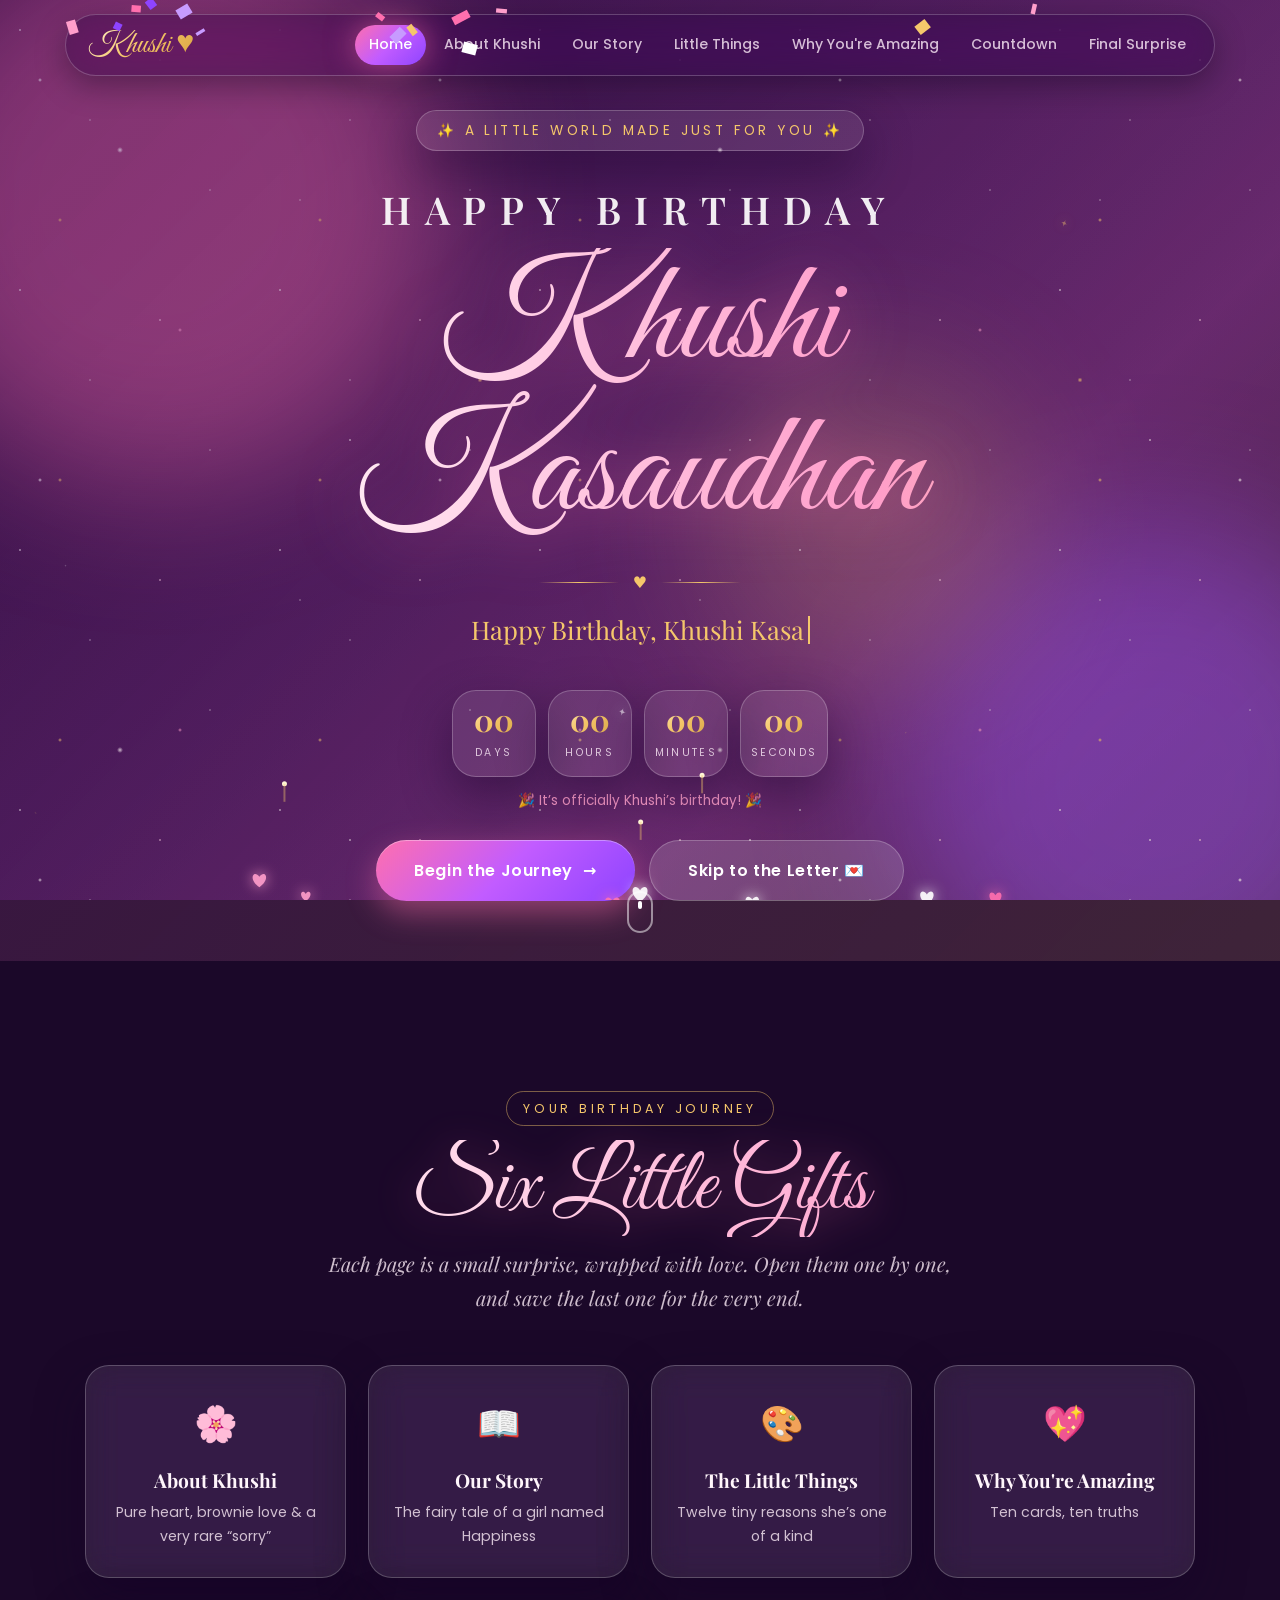
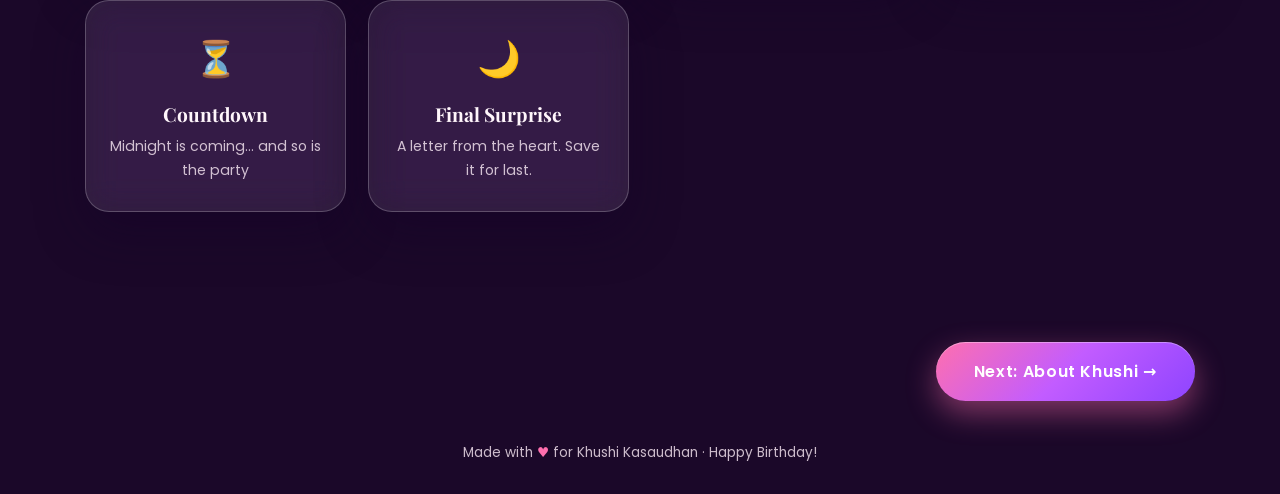
<file: index.html>
<!DOCTYPE html>
<html lang="en">
<head>
  <meta charset="UTF-8">
  <meta name="viewport" content="width=device-width, initial-scale=1.0">
  <title>Home · Happy Birthday Khushi Kasaudhan</title>
  <meta name="description" content="A premium birthday gift website made with love for Khushi Kasaudhan.">
  <meta name="theme-color" content="#2a0b3d">
  <link rel="icon" href="data:image/svg+xml,<svg xmlns='http://www.w3.org/2000/svg' viewBox='0 0 100 100'><text y='.9em' font-size='90'>💖</text></svg>">
  <!-- Google Fonts -->
  <link rel="preconnect" href="https://fonts.googleapis.com">
  <link rel="preconnect" href="https://fonts.gstatic.com" crossorigin>
  <link href="https://fonts.googleapis.com/css2?family=Great+Vibes&family=Playfair+Display:ital,wght@0,500;0,600;0,700;1,400;1,500&family=Poppins:wght@300;400;500;600&display=swap" rel="stylesheet">
  <link rel="stylesheet" href="css/style.css">
</head>
<body>
  <!-- Animated background -->
  <div class="bg-orbs" aria-hidden="true"><span></span><span></span><span></span></div>
  <div class="stars" aria-hidden="true"></div>
  <span class="shooting-star" aria-hidden="true"></span>
  <span class="shooting-star" aria-hidden="true"></span>
  <div class="hearts" aria-hidden="true">
    <span style="--x:32%;--d:19s;--s:1.14;--delay:-6.7s"></span>
    <span style="--x:79%;--d:17s;--s:1.23;--delay:-1.2s"></span>
    <span style="--x:3%;--d:17s;--s:0.86;--delay:-4.2s"></span>
    <span style="--x:93%;--d:17s;--s:1.14;--delay:-9.9s"></span>
    <span style="--x:52%;--d:20s;--s:1.46;--delay:-4.2s"></span>
    <span style="--x:21%;--d:18s;--s:0.99;--delay:-0.3s"></span>
    <span style="--x:10%;--d:12s;--s:1.36;--delay:-10.6s"></span>
    <span style="--x:40%;--d:10s;--s:1.42;--delay:-4.8s"></span>
    <span style="--x:78%;--d:16s;--s:1.31;--delay:-16.6s"></span>
    <span style="--x:52%;--d:19s;--s:1.04;--delay:-16.8s"></span>
    <span style="--x:48%;--d:11s;--s:0.64;--delay:-8.9s"></span>
    <span style="--x:35%;--d:20s;--s:1.04;--delay:-11.3s"></span>
    <span style="--x:40%;--d:16s;--s:1.11;--delay:-6.9s"></span>
    <span style="--x:46%;--d:18s;--s:1.19;--delay:-10.5s"></span>
    <span style="--x:45%;--d:20s;--s:1.52;--delay:-0.5s"></span>
    <span style="--x:37%;--d:19s;--s:1.27;--delay:-2.9s"></span>
  </div>

  <!-- ===== Navigation ===== -->
  <header class="nav">
    <a href="index.html" class="nav__brand" aria-label="Home">Khushi ♥</a>
    <input type="checkbox" id="nav-toggle" class="nav__toggle" aria-label="Toggle menu">
    <label for="nav-toggle" class="nav__burger" aria-hidden="true"><span></span></label>
    <ul class="nav__links">
      <li><a href="index.html" class="active" aria-current="page">Home</a></li>
      <li><a href="about.html">About Khushi</a></li>
      <li><a href="story.html">Our Story</a></li>
      <li><a href="little-things.html">Little Things</a></li>
      <li><a href="amazing.html">Why You're Amazing</a></li>
      <li><a href="countdown.html">Countdown</a></li>
      <li><a href="surprise.html">Final Surprise</a></li>
    </ul>
  </header>

  <main>
    <!-- ===== Hero ===== -->
    <section class="hero" aria-labelledby="hero-title">
      <div class="hero__inner">
        <p class="hero__badge glass">✨ A little world made just for you ✨</p>
        <h1 id="hero-title">
          <span class="hero__happy">Happy Birthday</span>
          <span class="hero__name" style="display:block">Khushi Kasaudhan</span>
        </h1>
        <div class="hero__divider" aria-hidden="true">♥</div>
        <p class="typing-line" aria-live="polite"><span data-typing='["Happy Birthday, Khushi Kasaudhan! 🎂","To the girl with the purest heart 💖","Brownie cake’s best friend 🍫","Congratulations on your first job! 💼","Keep shining. Keep smiling. Keep being YOU ✨"]'></span><span class="caret" aria-hidden="true"></span></p>

        <!-- Mini birthday countdown -->
        <div class="mini-countdown" data-countdown aria-label="Countdown to Khushi's birthday">
        <div class="cell glass"><span class="num" data-unit="days">00</span><span class="label">Days</span></div>
        <div class="cell glass"><span class="num" data-unit="hours">00</span><span class="label">Hours</span></div>
        <div class="cell glass"><span class="num" data-unit="minutes">00</span><span class="label">Minutes</span></div>
        <div class="cell glass"><span class="num" data-unit="seconds">00</span><span class="label">Seconds</span></div>
        </div>
        <p class="mini-note" data-countdown-msg data-wait="until the clock strikes 12 and it’s officially Khushi’s day 🎂" data-done="🎉 It’s officially Khushi’s birthday! 🎉"></p>

        <div class="hero__actions">
          <a href="#journey" class="btn">Begin the Journey <span aria-hidden="true">→</span></a>
          <a href="surprise.html" class="btn btn--ghost">Skip to the Letter 💌</a>
        </div>
      </div>
      <span class="hero__scroll" aria-hidden="true"></span>
    </section>

    <!-- ===== Journey overview ===== -->
    <section id="journey" class="page" aria-labelledby="journey-title">
      <header class="section-head reveal">
        <span class="eyebrow">Your birthday journey</span>
        <h2 id="journey-title" class="title-script">Six Little Gifts</h2>
        <p class="subtitle">Each page is a small surprise, wrapped with love. Open them one by one, and save the last one for the very end.</p>
      </header>

      <div class="journey">
        <a href="about.html" class="glass reveal" style="--delay:.05s"><span class="icon">🌸</span><h3>About Khushi</h3><p>Pure heart, brownie love &amp; a very rare “sorry”</p></a>
        <a href="story.html" class="glass reveal" style="--delay:.1s"><span class="icon">📖</span><h3>Our Story</h3><p>The fairy tale of a girl named Happiness</p></a>
        <a href="little-things.html" class="glass reveal" style="--delay:.15s"><span class="icon">🎨</span><h3>The Little Things</h3><p>Twelve tiny reasons she’s one of a kind</p></a>
        <a href="amazing.html" class="glass reveal" style="--delay:.2s"><span class="icon">💖</span><h3>Why You're Amazing</h3><p>Ten cards, ten truths</p></a>
        <a href="countdown.html" class="glass reveal" style="--delay:.25s"><span class="icon">⏳</span><h3>Countdown</h3><p>Midnight is coming… and so is the party</p></a>
        <a href="surprise.html" class="glass reveal" style="--delay:.3s"><span class="icon">🌙</span><h3>Final Surprise</h3><p>A letter from the heart. Save it for last.</p></a>
      </div>
    </section>
  </main>

  <!-- Canvas for confetti, fireworks, hearts & sparkles -->
  <canvas id="fx" aria-hidden="true"></canvas>

  <nav class="page-nav" aria-label="Page navigation">
    <span></span>
    <a href="about.html" class="btn">Next: About Khushi →</a>
  </nav>

  <footer class="footer">
    <p>Made with <span class="heart">♥</span> for Khushi Kasaudhan · Happy Birthday!</p>
  </footer>

  <script src="js/script.js"></script>
</body>
</html>
</file>
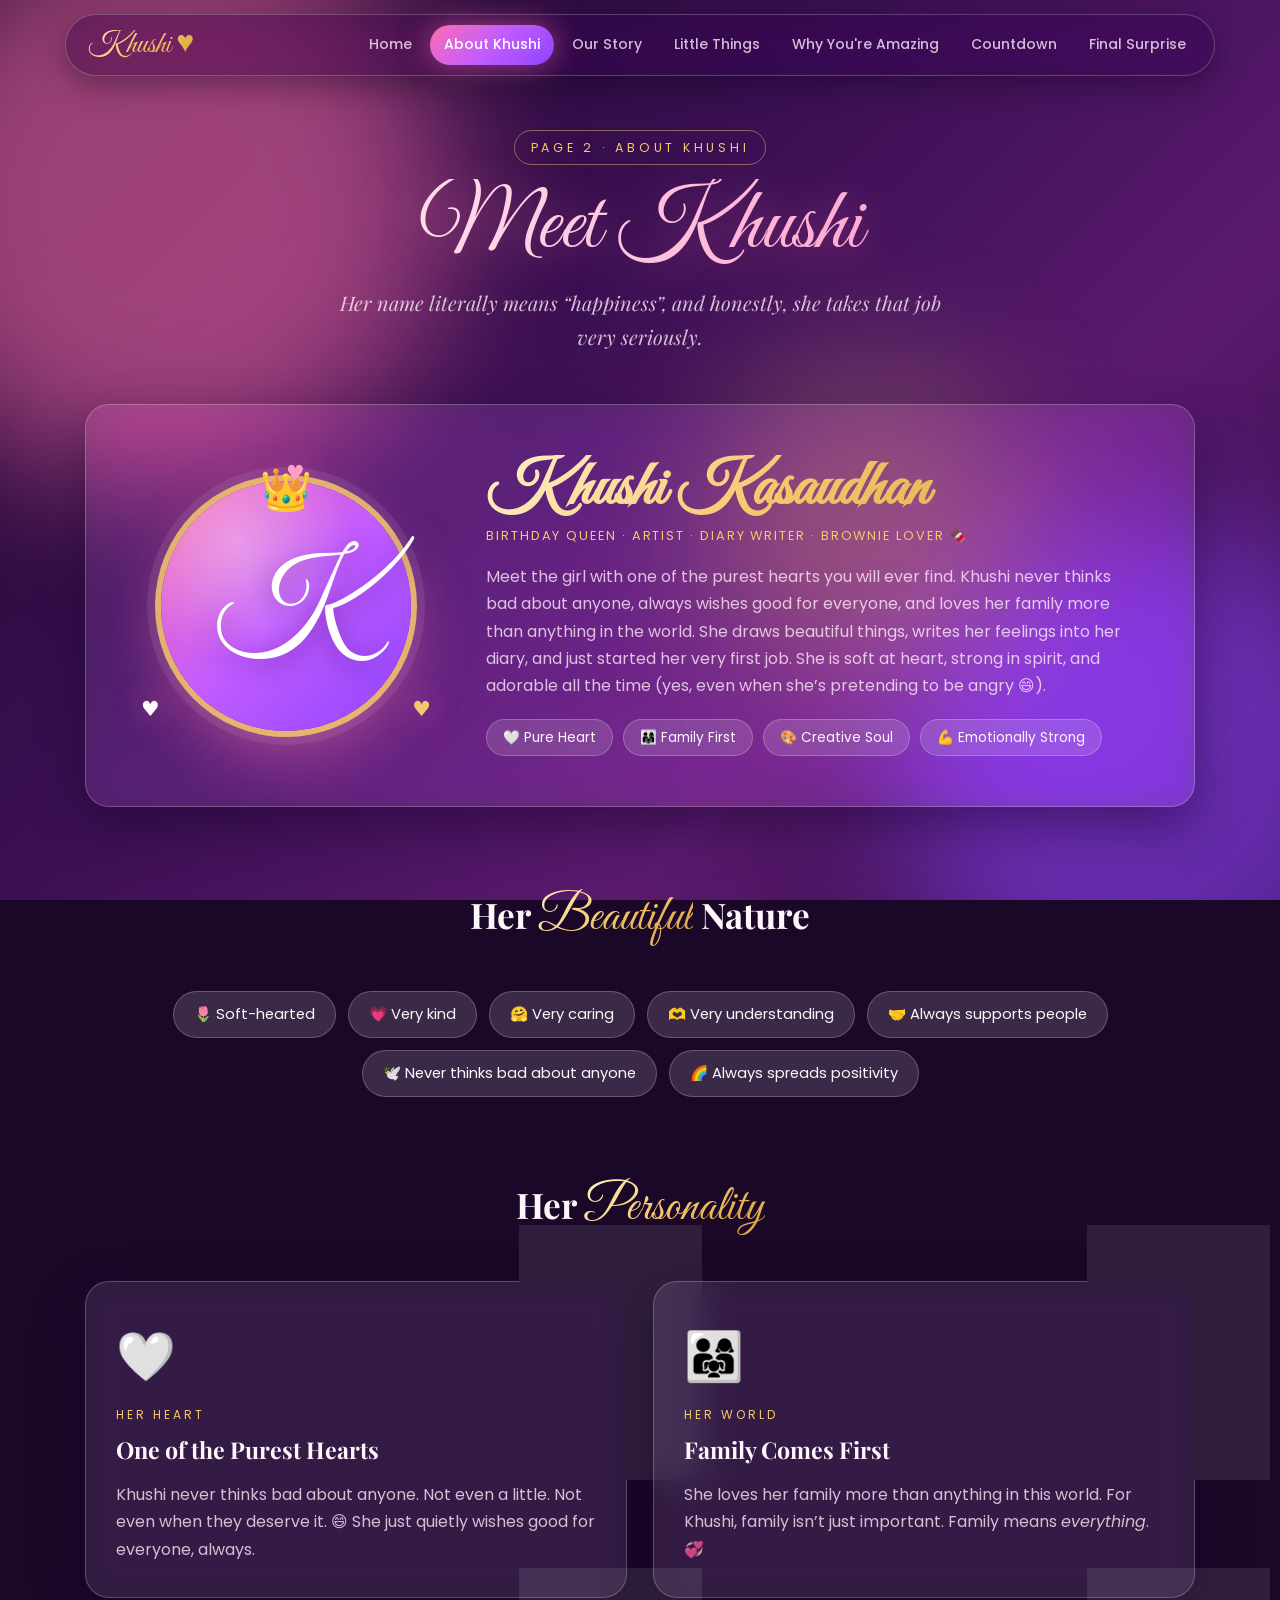
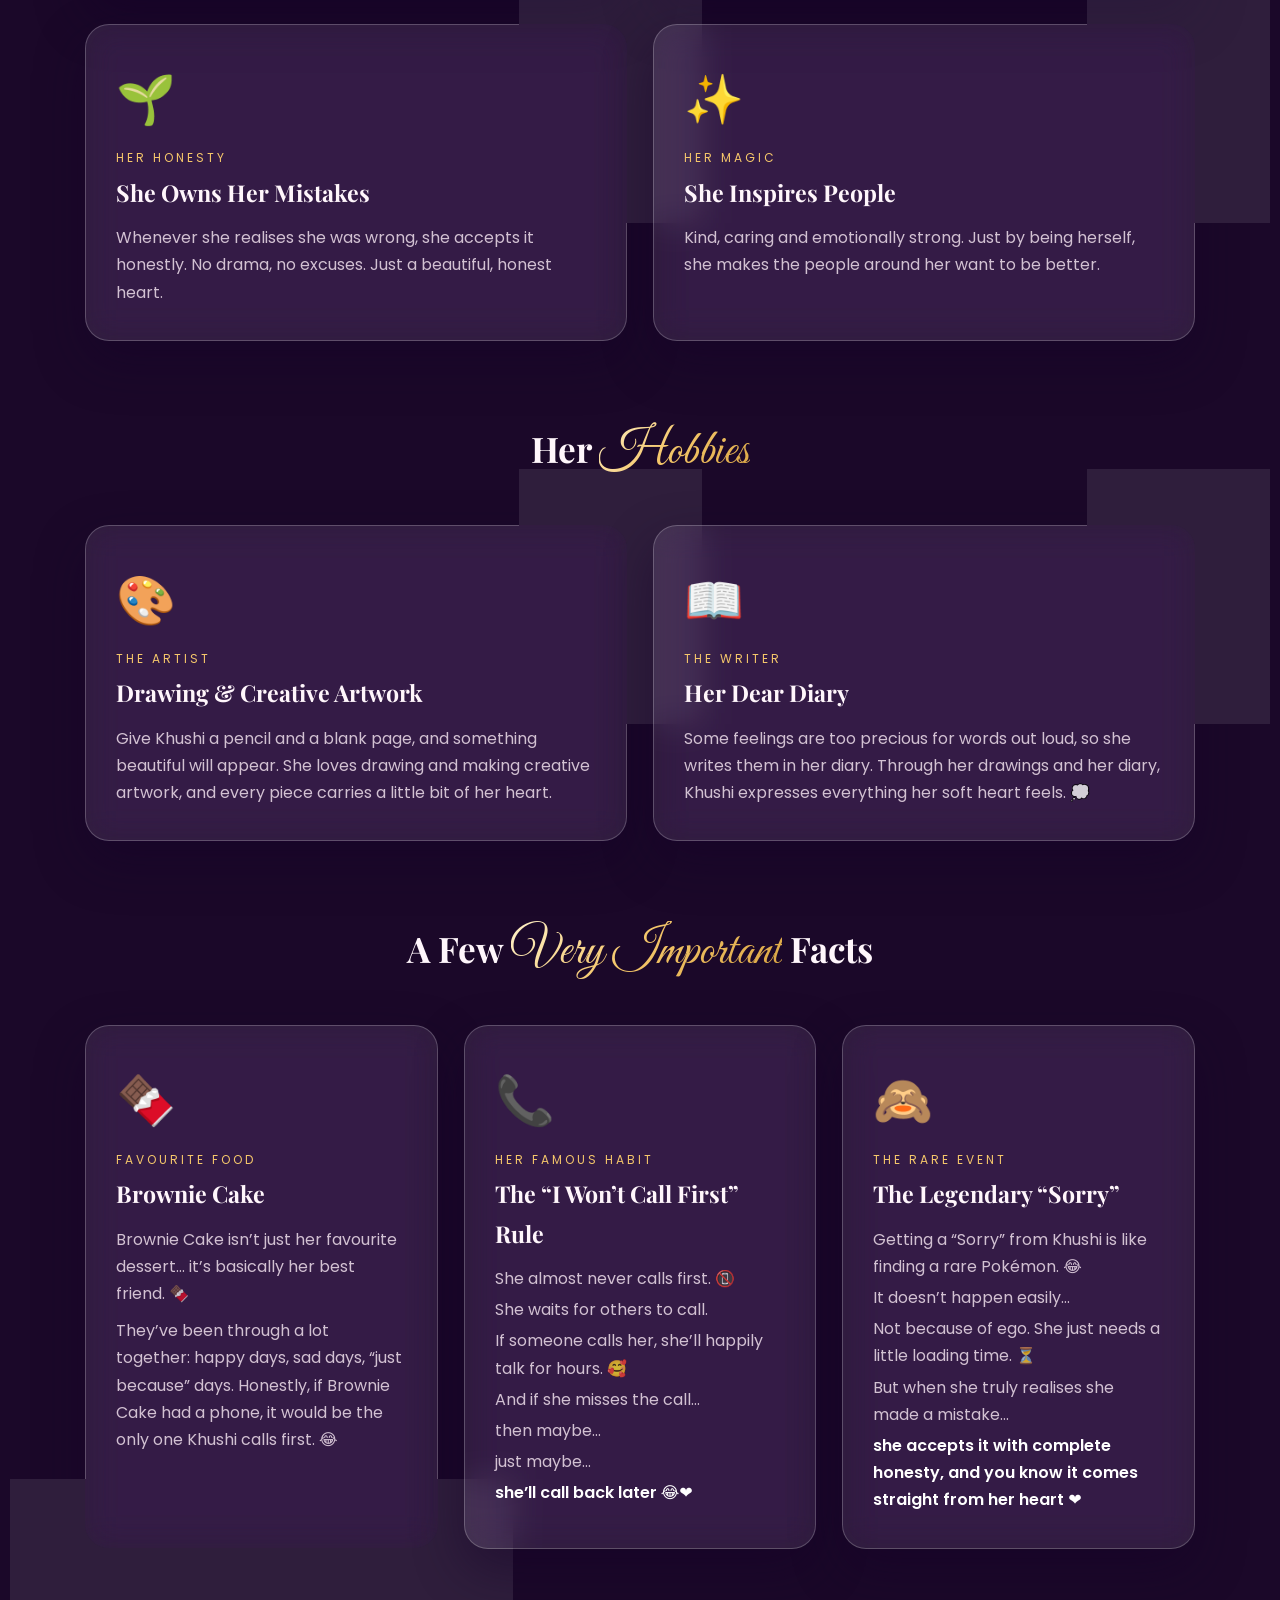
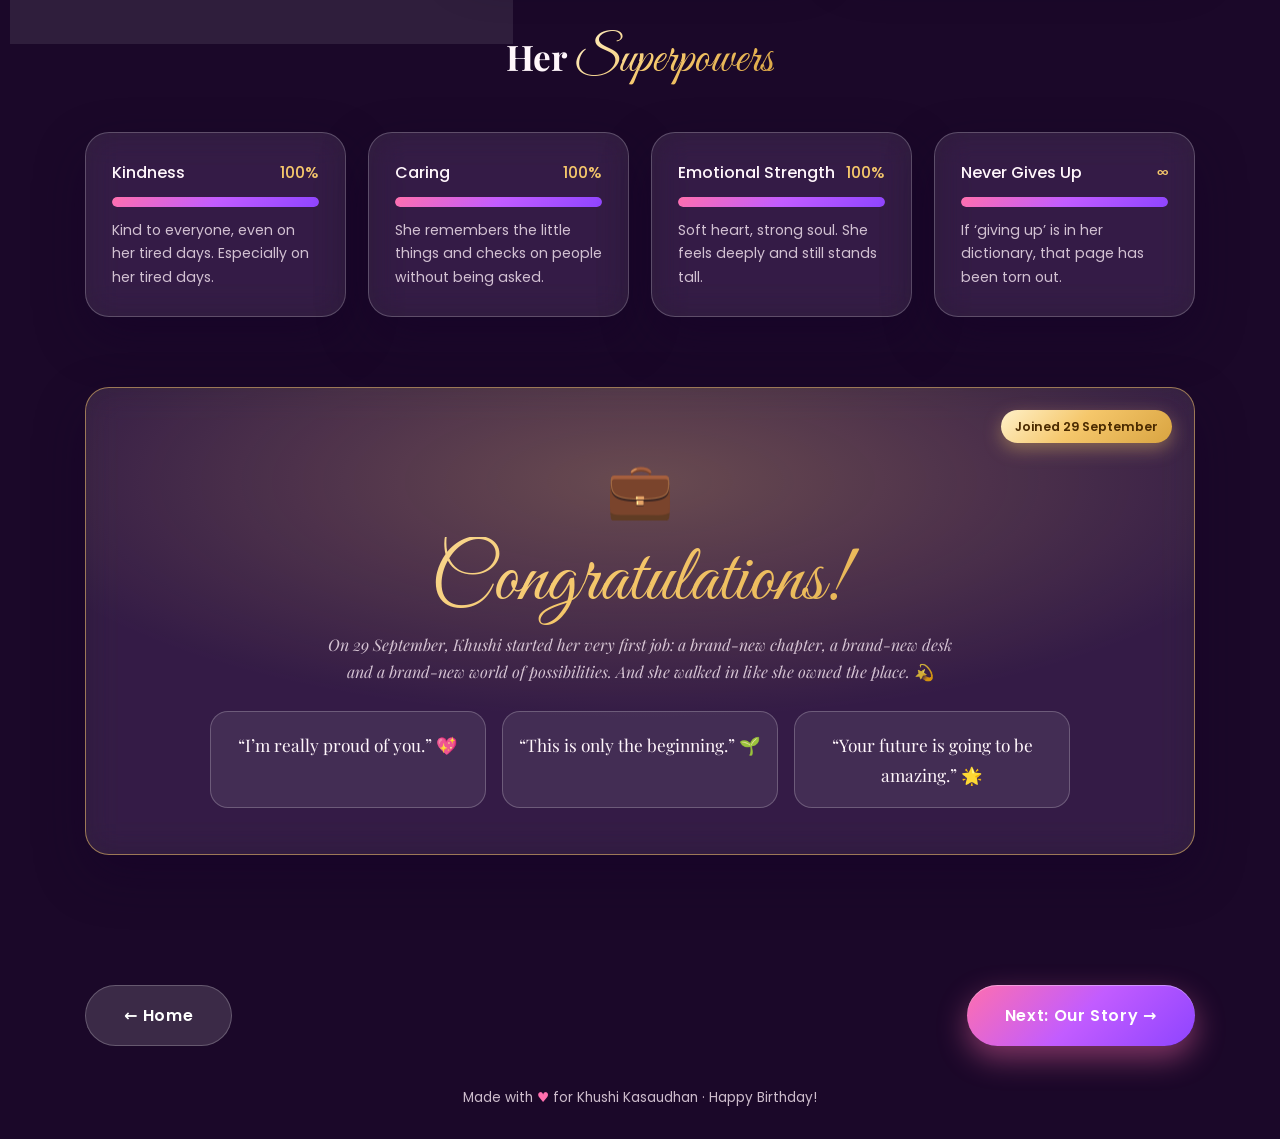
<file: about.html>
<!DOCTYPE html>
<html lang="en">
<head>
  <meta charset="UTF-8">
  <meta name="viewport" content="width=device-width, initial-scale=1.0">
  <title>About Khushi · Happy Birthday Khushi Kasaudhan</title>
  <meta name="description" content="All about Khushi Kasaudhan: her pure heart, family, art, diary, brownie cake, funny habits and first job.">
  <meta name="theme-color" content="#2a0b3d">
  <link rel="icon" href="data:image/svg+xml,<svg xmlns='http://www.w3.org/2000/svg' viewBox='0 0 100 100'><text y='.9em' font-size='90'>💖</text></svg>">
  <!-- Google Fonts -->
  <link rel="preconnect" href="https://fonts.googleapis.com">
  <link rel="preconnect" href="https://fonts.gstatic.com" crossorigin>
  <link href="https://fonts.googleapis.com/css2?family=Great+Vibes&family=Playfair+Display:ital,wght@0,500;0,600;0,700;1,400;1,500&family=Poppins:wght@300;400;500;600&display=swap" rel="stylesheet">
  <link rel="stylesheet" href="css/style.css">
</head>
<body>
  <!-- Animated background -->
  <div class="bg-orbs" aria-hidden="true"><span></span><span></span><span></span></div>
  <div class="hearts" aria-hidden="true">
    <span style="--x:43%;--d:18s;--s:1.50;--delay:-10.2s"></span>
    <span style="--x:93%;--d:20s;--s:0.81;--delay:-15.0s"></span>
    <span style="--x:75%;--d:14s;--s:0.88;--delay:-1.1s"></span>
    <span style="--x:83%;--d:17s;--s:0.69;--delay:-14.4s"></span>
    <span style="--x:54%;--d:12s;--s:0.62;--delay:-7.7s"></span>
    <span style="--x:55%;--d:11s;--s:0.64;--delay:-11.1s"></span>
    <span style="--x:7%;--d:16s;--s:1.32;--delay:-6.0s"></span>
    <span style="--x:37%;--d:18s;--s:0.84;--delay:-0.6s"></span>
    <span style="--x:2%;--d:11s;--s:0.71;--delay:-9.6s"></span>
    <span style="--x:27%;--d:16s;--s:0.89;--delay:-4.7s"></span>
    <span style="--x:90%;--d:10s;--s:1.58;--delay:-6.1s"></span>
    <span style="--x:48%;--d:12s;--s:1.50;--delay:-6.8s"></span>
    <span style="--x:60%;--d:18s;--s:0.99;--delay:-15.6s"></span>
    <span style="--x:89%;--d:18s;--s:0.70;--delay:-17.5s"></span>
  </div>

  <!-- ===== Navigation ===== -->
  <header class="nav">
    <a href="index.html" class="nav__brand" aria-label="Home">Khushi ♥</a>
    <input type="checkbox" id="nav-toggle" class="nav__toggle" aria-label="Toggle menu">
    <label for="nav-toggle" class="nav__burger" aria-hidden="true"><span></span></label>
    <ul class="nav__links">
      <li><a href="index.html">Home</a></li>
      <li><a href="about.html" class="active" aria-current="page">About Khushi</a></li>
      <li><a href="story.html">Our Story</a></li>
      <li><a href="little-things.html">Little Things</a></li>
      <li><a href="amazing.html">Why You're Amazing</a></li>
      <li><a href="countdown.html">Countdown</a></li>
      <li><a href="surprise.html">Final Surprise</a></li>
    </ul>
  </header>

  <main class="page">
    <header class="section-head reveal">
      <span class="eyebrow">Page 2 · About Khushi</span>
      <h1 class="title-script">Meet Khushi</h1>
      <p class="subtitle">Her name literally means “happiness”, and honestly, she takes that job very seriously.</p>
    </header>

    <!-- ===== Profile card: animated monogram ===== -->
    <section class="profile glass reveal" aria-label="Profile">
      <div class="profile__avatar" aria-hidden="true">
        <span class="crown">👑</span>
        <span class="monogram">K</span>
        <div class="orbit"><span>♥</span><span>♥</span><span>♥</span></div>
      </div>
      <div>
        <h2 class="profile__name gold-text">Khushi Kasaudhan</h2>
        <p class="profile__tag">Birthday Queen · Artist · Diary Writer · Brownie Lover 🍫</p>
        <p class="profile__bio">Meet the girl with one of the purest hearts you will ever find. Khushi never thinks bad about anyone, always wishes good for everyone, and loves her family more than anything in the world. She draws beautiful things, writes her feelings into her diary, and just started her very first job. She is soft at heart, strong in spirit, and adorable all the time (yes, even when she’s pretending to be angry 😄).</p>
        <ul class="profile__facts">
          <li>🤍 Pure Heart</li>
          <li>👨‍👩‍👧 Family First</li>
          <li>🎨 Creative Soul</li>
          <li>💪 Emotionally Strong</li>
        </ul>
      </div>
    </section>

    <!-- ===== Nature ===== -->
    <h2 class="block-title reveal">Her <span class="gold-text">Beautiful</span> Nature</h2>
    <ul class="chips reveal" aria-label="Her nature">
        <li>🌷 Soft-hearted</li>
        <li>💗 Very kind</li>
        <li>🤗 Very caring</li>
        <li>🫶 Very understanding</li>
        <li>🤝 Always supports people</li>
        <li>🕊️ Never thinks bad about anyone</li>
        <li>🌈 Always spreads positivity</li>
    </ul>

    <!-- ===== Personality ===== -->
    <h2 class="block-title reveal">Her <span class="gold-text">Personality</span></h2>
    <section class="highlights highlights--two" aria-label="Personality">
      <article class="highlight glass reveal" style="--delay:0.00s">
        <span class="highlight__icon" aria-hidden="true">🤍</span>
        <span class="highlight__label">Her Heart</span>
        <h3>One of the Purest Hearts</h3>
        <p>Khushi never thinks bad about anyone. Not even a little. Not even when they deserve it. 😄 She just quietly wishes good for everyone, always.</p>
      </article>
      <article class="highlight glass reveal" style="--delay:0.08s">
        <span class="highlight__icon" aria-hidden="true">👨‍👩‍👧</span>
        <span class="highlight__label">Her World</span>
        <h3>Family Comes First</h3>
        <p>She loves her family more than anything in this world. For Khushi, family isn’t just important. Family means <em>everything</em>. 💞</p>
      </article>
      <article class="highlight glass reveal" style="--delay:0.16s">
        <span class="highlight__icon" aria-hidden="true">🌱</span>
        <span class="highlight__label">Her Honesty</span>
        <h3>She Owns Her Mistakes</h3>
        <p>Whenever she realises she was wrong, she accepts it honestly. No drama, no excuses. Just a beautiful, honest heart.</p>
      </article>
      <article class="highlight glass reveal" style="--delay:0.24s">
        <span class="highlight__icon" aria-hidden="true">✨</span>
        <span class="highlight__label">Her Magic</span>
        <h3>She Inspires People</h3>
        <p>Kind, caring and emotionally strong. Just by being herself, she makes the people around her want to be better.</p>
      </article>
    </section>

    <!-- ===== Hobbies ===== -->
    <h2 class="block-title reveal">Her <span class="gold-text">Hobbies</span></h2>
    <section class="highlights" aria-label="Hobbies">
      <article class="highlight glass reveal">
        <span class="highlight__icon" aria-hidden="true">🎨</span>
        <span class="highlight__label">The Artist</span>
        <h3>Drawing &amp; Creative Artwork</h3>
        <p>Give Khushi a pencil and a blank page, and something beautiful will appear. She loves drawing and making creative artwork, and every piece carries a little bit of her heart.</p>
      </article>
      <article class="highlight glass reveal" style="--delay:.1s">
        <span class="highlight__icon" aria-hidden="true">📖</span>
        <span class="highlight__label">The Writer</span>
        <h3>Her Dear Diary</h3>
        <p>Some feelings are too precious for words out loud, so she writes them in her diary. Through her drawings and her diary, Khushi expresses everything her soft heart feels. 💭</p>
      </article>
    </section>

    <!-- ===== Funny facts ===== -->
    <h2 class="block-title reveal">A Few <span class="gold-text">Very Important</span> Facts</h2>
    <section class="highlights" aria-label="Fun facts about Khushi">
      <article class="highlight glass reveal">
        <span class="highlight__icon" aria-hidden="true">🍫</span>
        <span class="highlight__label">Favourite Food</span>
        <h3>Brownie Cake</h3>
        <p>Brownie Cake isn’t just her favourite dessert… it’s basically her best friend. 🍫</p>
        <p>They’ve been through a lot together: happy days, sad days, “just because” days. Honestly, if Brownie Cake had a phone, it would be the only one Khushi calls first. 😂</p>
      </article>

      <article class="highlight glass reveal" style="--delay:.1s">
        <span class="highlight__icon ring" aria-hidden="true">📞</span>
        <span class="highlight__label">Her Famous Habit</span>
        <h3>The “I Won’t Call First” Rule</h3>
        <p class="lines">
          <span style="--i:0">She almost never calls first. 📵</span>
          <span style="--i:1">She waits for others to call.</span>
          <span style="--i:2">If someone calls her, she’ll happily talk for hours. 🥰</span>
          <span style="--i:3">And if she misses the call…</span>
          <span style="--i:4">then maybe…</span>
          <span style="--i:5">just maybe…</span>
          <span class="punch" style="--i:6">she’ll call back later 😂❤️</span>
        </p>
      </article>

      <article class="highlight glass reveal" style="--delay:.2s">
        <span class="highlight__icon" aria-hidden="true">🙈</span>
        <span class="highlight__label">The Rare Event</span>
        <h3>The Legendary “Sorry”</h3>
        <p class="lines">
          <span style="--i:0">Getting a “Sorry” from Khushi is like finding a rare Pokémon. 😂</span>
          <span style="--i:1">It doesn’t happen easily…</span>
          <span style="--i:2">Not because of ego. She just needs a little loading time. ⏳</span>
          <span style="--i:3">But when she truly realises she made a mistake…</span>
          <span class="punch" style="--i:4">she accepts it with complete honesty, and you know it comes straight from her heart ❤️</span>
        </p>
      </article>
    </section>

    <!-- ===== Strengths ===== -->
    <h2 class="block-title reveal">Her <span class="gold-text">Superpowers</span></h2>
    <section class="traits" aria-label="Her superpowers">
        <article class="trait glass reveal" style="--delay:0.00s">
          <div class="trait__head"><span>Kindness</span><span>100%</span></div>
          <div class="trait__bar"><i style="--w:100%"></i></div>
          <p>Kind to everyone, even on her tired days. Especially on her tired days.</p>
        </article>
        <article class="trait glass reveal" style="--delay:0.08s">
          <div class="trait__head"><span>Caring</span><span>100%</span></div>
          <div class="trait__bar"><i style="--w:100%"></i></div>
          <p>She remembers the little things and checks on people without being asked.</p>
        </article>
        <article class="trait glass reveal" style="--delay:0.16s">
          <div class="trait__head"><span>Emotional Strength</span><span>100%</span></div>
          <div class="trait__bar"><i style="--w:100%"></i></div>
          <p>Soft heart, strong soul. She feels deeply and still stands tall.</p>
        </article>
        <article class="trait glass reveal" style="--delay:0.24s">
          <div class="trait__head"><span>Never Gives Up</span><span>∞</span></div>
          <div class="trait__bar"><i style="--w:100%"></i></div>
          <p>If ‘giving up’ is in her dictionary, that page has been torn out.</p>
        </article>
    </section>

    <!-- ===== Congratulations ===== -->
    <section class="congrats glass reveal" aria-labelledby="congrats-title">
      <span class="date-badge">Joined 29 September</span>
      <span class="congrats__icon" aria-hidden="true">💼</span>
      <h2 id="congrats-title" class="congrats__title gold-text">Congratulations!</h2>
      <p class="congrats__sub">On 29 September, Khushi started her very first job: a brand-new chapter, a brand-new desk and a brand-new world of possibilities. And she walked in like she owned the place. 💫</p>
      <div class="congrats__quotes">
        <p>“I’m really proud of you.” 💖</p>
        <p>“This is only the beginning.” 🌱</p>
        <p>“Your future is going to be amazing.” 🌟</p>
      </div>
    </section>
  </main>

  <nav class="page-nav" aria-label="Page navigation">
    <a href="index.html" class="btn btn--ghost">← Home</a>
    <a href="story.html" class="btn">Next: Our Story →</a>
  </nav>

  <footer class="footer">
    <p>Made with <span class="heart">♥</span> for Khushi Kasaudhan · Happy Birthday!</p>
  </footer>

  <script src="js/script.js"></script>
</body>
</html>
</file>
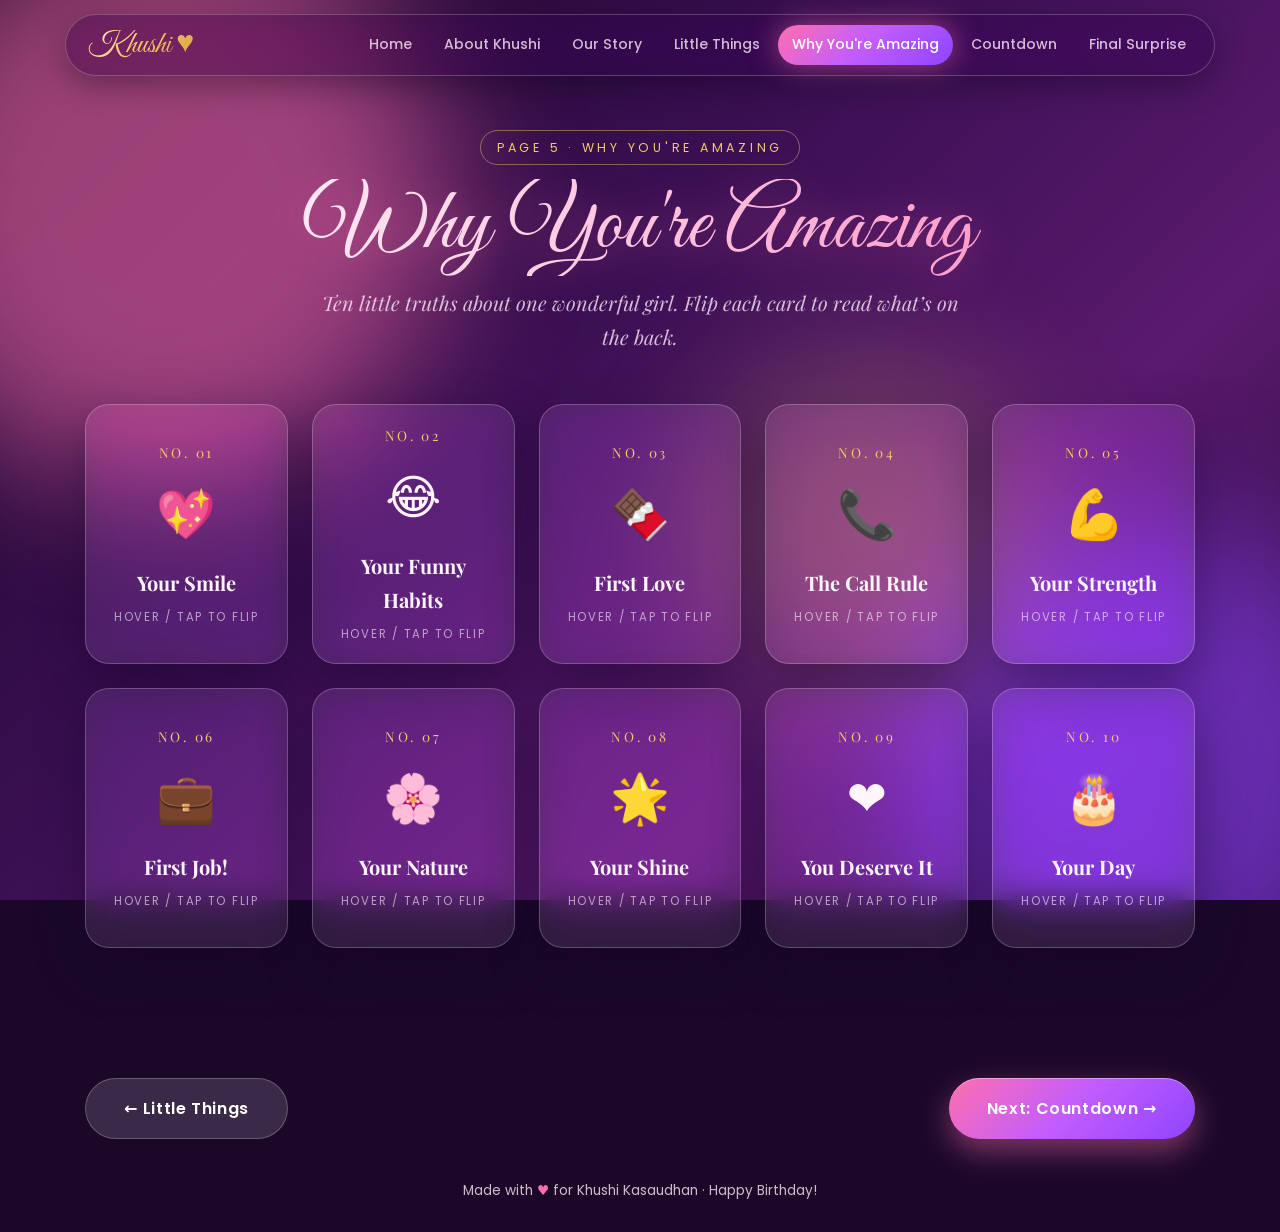
<file: amazing.html>
<!DOCTYPE html>
<html lang="en">
<head>
  <meta charset="UTF-8">
  <meta name="viewport" content="width=device-width, initial-scale=1.0">
  <title>Why You're Amazing · Happy Birthday Khushi Kasaudhan</title>
  <meta name="description" content="Ten reasons why Khushi Kasaudhan is amazing.">
  <meta name="theme-color" content="#2a0b3d">
  <link rel="icon" href="data:image/svg+xml,<svg xmlns='http://www.w3.org/2000/svg' viewBox='0 0 100 100'><text y='.9em' font-size='90'>💖</text></svg>">
  <!-- Google Fonts -->
  <link rel="preconnect" href="https://fonts.googleapis.com">
  <link rel="preconnect" href="https://fonts.gstatic.com" crossorigin>
  <link href="https://fonts.googleapis.com/css2?family=Great+Vibes&family=Playfair+Display:ital,wght@0,500;0,600;0,700;1,400;1,500&family=Poppins:wght@300;400;500;600&display=swap" rel="stylesheet">
  <link rel="stylesheet" href="css/style.css">
</head>
<body>
  <!-- Animated background -->
  <div class="bg-orbs" aria-hidden="true"><span></span><span></span><span></span></div>
  <div class="hearts" aria-hidden="true">
    <span style="--x:80%;--d:11s;--s:0.94;--delay:-4.5s"></span>
    <span style="--x:71%;--d:17s;--s:1.41;--delay:-1.1s"></span>
    <span style="--x:30%;--d:13s;--s:0.72;--delay:-16.0s"></span>
    <span style="--x:17%;--d:12s;--s:0.84;--delay:-4.9s"></span>
    <span style="--x:18%;--d:10s;--s:1.09;--delay:-10.3s"></span>
    <span style="--x:53%;--d:10s;--s:1.36;--delay:-4.5s"></span>
    <span style="--x:81%;--d:18s;--s:1.12;--delay:-0.9s"></span>
    <span style="--x:43%;--d:10s;--s:1.46;--delay:-14.0s"></span>
    <span style="--x:7%;--d:11s;--s:0.65;--delay:-8.7s"></span>
    <span style="--x:6%;--d:11s;--s:1.12;--delay:-8.8s"></span>
    <span style="--x:22%;--d:15s;--s:0.67;--delay:-6.9s"></span>
    <span style="--x:51%;--d:19s;--s:0.90;--delay:-4.8s"></span>
    <span style="--x:44%;--d:16s;--s:0.72;--delay:-10.0s"></span>
    <span style="--x:93%;--d:16s;--s:1.40;--delay:-10.2s"></span>
  </div>

  <!-- ===== Navigation ===== -->
  <header class="nav">
    <a href="index.html" class="nav__brand" aria-label="Home">Khushi ♥</a>
    <input type="checkbox" id="nav-toggle" class="nav__toggle" aria-label="Toggle menu">
    <label for="nav-toggle" class="nav__burger" aria-hidden="true"><span></span></label>
    <ul class="nav__links">
      <li><a href="index.html">Home</a></li>
      <li><a href="about.html">About Khushi</a></li>
      <li><a href="story.html">Our Story</a></li>
      <li><a href="little-things.html">Little Things</a></li>
      <li><a href="amazing.html" class="active" aria-current="page">Why You're Amazing</a></li>
      <li><a href="countdown.html">Countdown</a></li>
      <li><a href="surprise.html">Final Surprise</a></li>
    </ul>
  </header>

  <main class="page">
    <header class="section-head reveal">
      <span class="eyebrow">Page 5 · Why You're Amazing</span>
      <h1 class="title-script">Why You're Amazing</h1>
      <p class="subtitle">Ten little truths about one wonderful girl. Flip each card to read what’s on the back.</p>
    </header>

    <section class="reasons" aria-label="Why Khushi is amazing">
      <article class="reason reveal" tabindex="0" style="--delay:0.00s" aria-label="Your Smile: Your beautiful smile lights up every room.">
        <div class="reason__inner">
          <div class="reason__face glass">
            <span class="reason__num">NO. 01</span>
            <span class="reason__icon" aria-hidden="true">💖</span>
            <h3>Your Smile</h3>
            <span class="reason__hint">Hover / tap to flip</span>
          </div>
          <div class="reason__face reason__back">
            <p>Your beautiful smile lights up every room.</p>
            <span class="heart" aria-hidden="true">♥</span>
          </div>
        </div>
      </article>
      <article class="reason reveal" tabindex="0" style="--delay:0.07s" aria-label="Your Funny Habits: Your funny habits always make people smile.">
        <div class="reason__inner">
          <div class="reason__face glass">
            <span class="reason__num">NO. 02</span>
            <span class="reason__icon" aria-hidden="true">😂</span>
            <h3>Your Funny Habits</h3>
            <span class="reason__hint">Hover / tap to flip</span>
          </div>
          <div class="reason__face reason__back">
            <p>Your funny habits always make people smile.</p>
            <span class="heart" aria-hidden="true">♥</span>
          </div>
        </div>
      </article>
      <article class="reason reveal" tabindex="0" style="--delay:0.14s" aria-label="First Love: Brownie Cake will always be your first love.">
        <div class="reason__inner">
          <div class="reason__face glass">
            <span class="reason__num">NO. 03</span>
            <span class="reason__icon" aria-hidden="true">🍫</span>
            <h3>First Love</h3>
            <span class="reason__hint">Hover / tap to flip</span>
          </div>
          <div class="reason__face reason__back">
            <p>Brownie Cake will always be your first love.</p>
            <span class="heart" aria-hidden="true">♥</span>
          </div>
        </div>
      </article>
      <article class="reason reveal" tabindex="0" style="--delay:0.21s" aria-label="The Call Rule: You’ll never call first… unless someone calls you first 😄.">
        <div class="reason__inner">
          <div class="reason__face glass">
            <span class="reason__num">NO. 04</span>
            <span class="reason__icon" aria-hidden="true">📞</span>
            <h3>The Call Rule</h3>
            <span class="reason__hint">Hover / tap to flip</span>
          </div>
          <div class="reason__face reason__back">
            <p>You’ll never call first… unless someone calls you first 😄.</p>
            <span class="heart" aria-hidden="true">♥</span>
          </div>
        </div>
      </article>
      <article class="reason reveal" tabindex="0" style="--delay:0.28s" aria-label="Your Strength: You’re incredibly strong.">
        <div class="reason__inner">
          <div class="reason__face glass">
            <span class="reason__num">NO. 05</span>
            <span class="reason__icon" aria-hidden="true">💪</span>
            <h3>Your Strength</h3>
            <span class="reason__hint">Hover / tap to flip</span>
          </div>
          <div class="reason__face reason__back">
            <p>You’re incredibly strong.</p>
            <span class="heart" aria-hidden="true">♥</span>
          </div>
        </div>
      </article>
      <article class="reason reveal" tabindex="0" style="--delay:0.00s" aria-label="First Job!: Congratulations on your first job!">
        <div class="reason__inner">
          <div class="reason__face glass">
            <span class="reason__num">NO. 06</span>
            <span class="reason__icon" aria-hidden="true">💼</span>
            <h3>First Job!</h3>
            <span class="reason__hint">Hover / tap to flip</span>
          </div>
          <div class="reason__face reason__back">
            <p>Congratulations on your first job!</p>
            <span class="heart" aria-hidden="true">♥</span>
          </div>
        </div>
      </article>
      <article class="reason reveal" tabindex="0" style="--delay:0.07s" aria-label="Your Nature: Your nature is one of the sweetest things about you.">
        <div class="reason__inner">
          <div class="reason__face glass">
            <span class="reason__num">NO. 07</span>
            <span class="reason__icon" aria-hidden="true">🌸</span>
            <h3>Your Nature</h3>
            <span class="reason__hint">Hover / tap to flip</span>
          </div>
          <div class="reason__face reason__back">
            <p>Your nature is one of the sweetest things about you.</p>
            <span class="heart" aria-hidden="true">♥</span>
          </div>
        </div>
      </article>
      <article class="reason reveal" tabindex="0" style="--delay:0.14s" aria-label="Your Shine: Keep shining.">
        <div class="reason__inner">
          <div class="reason__face glass">
            <span class="reason__num">NO. 08</span>
            <span class="reason__icon" aria-hidden="true">🌟</span>
            <h3>Your Shine</h3>
            <span class="reason__hint">Hover / tap to flip</span>
          </div>
          <div class="reason__face reason__back">
            <p>Keep shining.</p>
            <span class="heart" aria-hidden="true">♥</span>
          </div>
        </div>
      </article>
      <article class="reason reveal" tabindex="0" style="--delay:0.21s" aria-label="You Deserve It: You deserve the world.">
        <div class="reason__inner">
          <div class="reason__face glass">
            <span class="reason__num">NO. 09</span>
            <span class="reason__icon" aria-hidden="true">❤️</span>
            <h3>You Deserve It</h3>
            <span class="reason__hint">Hover / tap to flip</span>
          </div>
          <div class="reason__face reason__back">
            <p>You deserve the world.</p>
            <span class="heart" aria-hidden="true">♥</span>
          </div>
        </div>
      </article>
      <article class="reason reveal" tabindex="0" style="--delay:0.28s" aria-label="Your Day: Happy Birthday Khushi.">
        <div class="reason__inner">
          <div class="reason__face glass">
            <span class="reason__num">NO. 10</span>
            <span class="reason__icon" aria-hidden="true">🎂</span>
            <h3>Your Day</h3>
            <span class="reason__hint">Hover / tap to flip</span>
          </div>
          <div class="reason__face reason__back">
            <p>Happy Birthday Khushi.</p>
            <span class="heart" aria-hidden="true">♥</span>
          </div>
        </div>
      </article>
    </section>
  </main>

  <nav class="page-nav" aria-label="Page navigation">
    <a href="little-things.html" class="btn btn--ghost">← Little Things</a>
    <a href="countdown.html" class="btn">Next: Countdown →</a>
  </nav>

  <footer class="footer">
    <p>Made with <span class="heart">♥</span> for Khushi Kasaudhan · Happy Birthday!</p>
  </footer>

  <script src="js/script.js"></script>
</body>
</html>
</file>
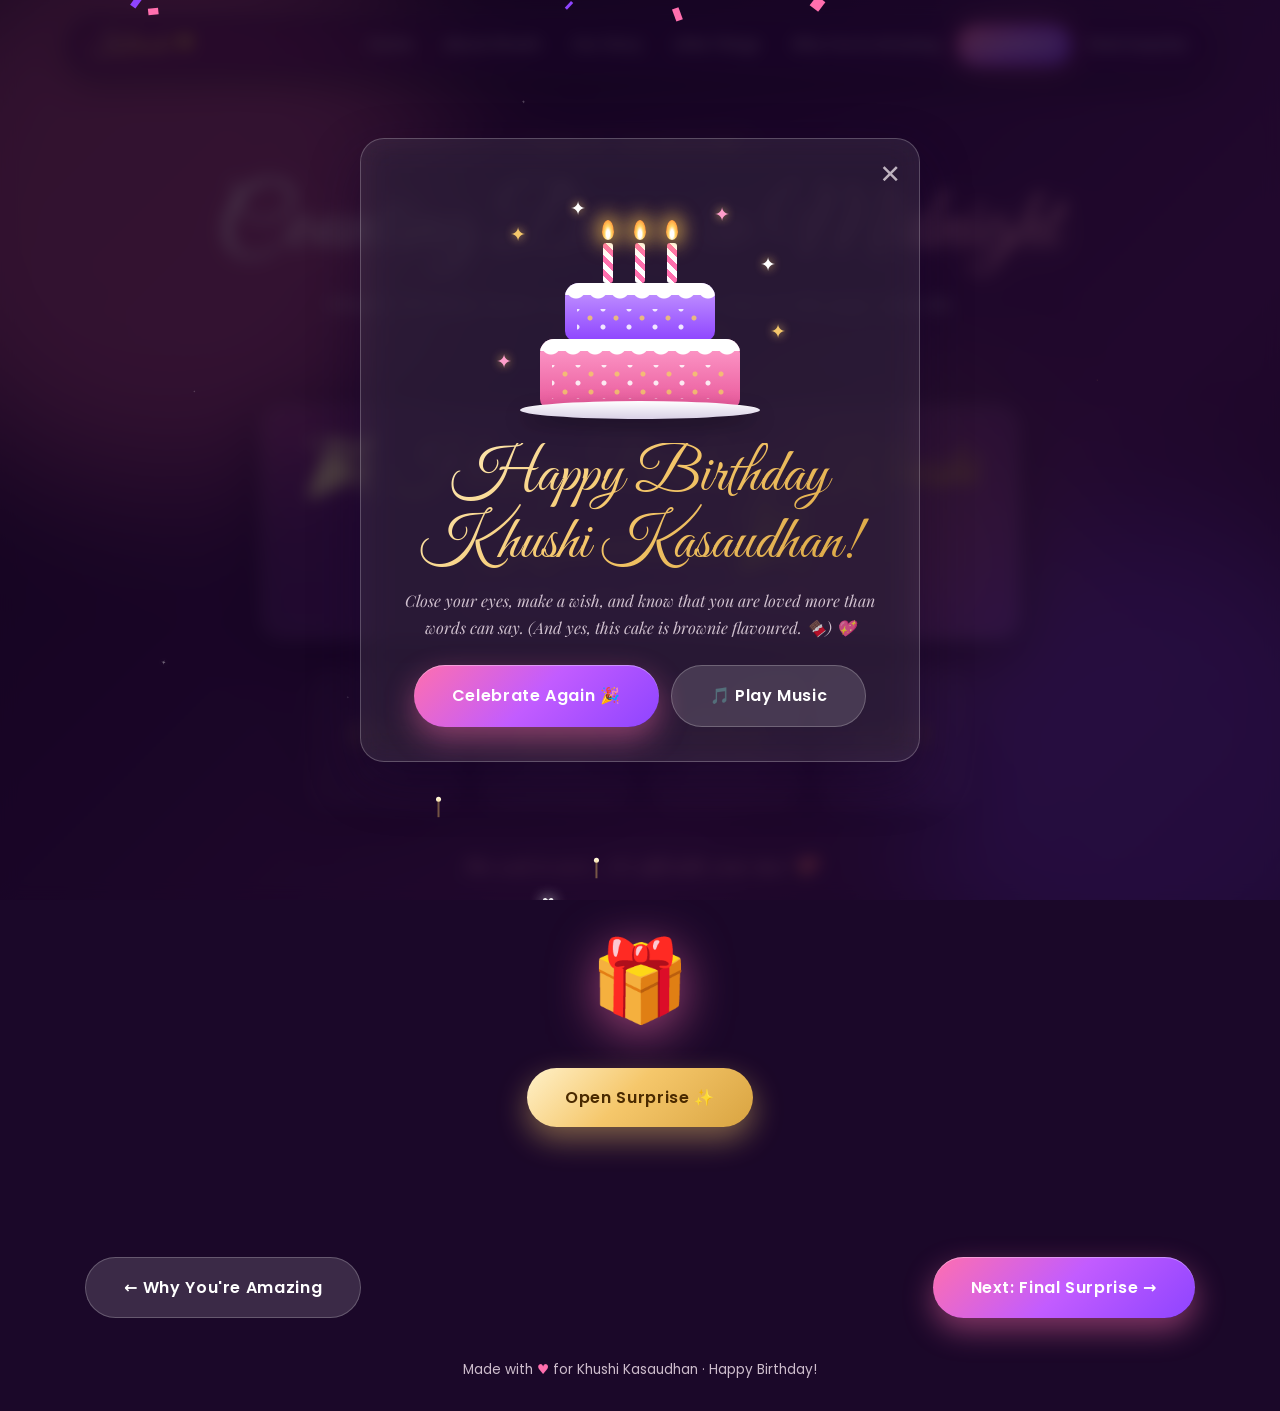
<file: countdown.html>
<!DOCTYPE html>
<html lang="en">
<head>
  <meta charset="UTF-8">
  <meta name="viewport" content="width=device-width, initial-scale=1.0">
  <title>Countdown · Happy Birthday Khushi Kasaudhan</title>
  <meta name="description" content="Countdown to Khushi Kasaudhan's birthday at midnight.">
  <meta name="theme-color" content="#2a0b3d">
  <link rel="icon" href="data:image/svg+xml,<svg xmlns='http://www.w3.org/2000/svg' viewBox='0 0 100 100'><text y='.9em' font-size='90'>💖</text></svg>">
  <!-- Google Fonts -->
  <link rel="preconnect" href="https://fonts.googleapis.com">
  <link rel="preconnect" href="https://fonts.gstatic.com" crossorigin>
  <link href="https://fonts.googleapis.com/css2?family=Great+Vibes&family=Playfair+Display:ital,wght@0,500;0,600;0,700;1,400;1,500&family=Poppins:wght@300;400;500;600&display=swap" rel="stylesheet">
  <link rel="stylesheet" href="css/style.css">
</head>
<body>
  <!-- Animated background -->
  <div class="bg-orbs" aria-hidden="true"><span></span><span></span><span></span></div>
  <div class="hearts" aria-hidden="true">
    <span style="--x:7%;--d:15s;--s:1.06;--delay:-11.7s"></span>
    <span style="--x:71%;--d:16s;--s:1.24;--delay:-0.8s"></span>
    <span style="--x:57%;--d:10s;--s:0.97;--delay:-8.9s"></span>
    <span style="--x:91%;--d:15s;--s:1.02;--delay:-12.5s"></span>
    <span style="--x:60%;--d:10s;--s:0.85;--delay:-9.6s"></span>
    <span style="--x:90%;--d:19s;--s:0.67;--delay:-7.6s"></span>
    <span style="--x:56%;--d:12s;--s:1.48;--delay:-16.9s"></span>
    <span style="--x:49%;--d:18s;--s:1.39;--delay:-4.7s"></span>
    <span style="--x:61%;--d:11s;--s:1.54;--delay:-13.2s"></span>
    <span style="--x:69%;--d:16s;--s:1.27;--delay:-13.2s"></span>
    <span style="--x:74%;--d:18s;--s:0.70;--delay:-10.6s"></span>
    <span style="--x:2%;--d:17s;--s:0.74;--delay:-13.9s"></span>
    <span style="--x:7%;--d:18s;--s:0.69;--delay:-1.8s"></span>
    <span style="--x:50%;--d:12s;--s:1.42;--delay:-6.1s"></span>
  </div>

  <!-- ===== Navigation ===== -->
  <header class="nav">
    <a href="index.html" class="nav__brand" aria-label="Home">Khushi ♥</a>
    <input type="checkbox" id="nav-toggle" class="nav__toggle" aria-label="Toggle menu">
    <label for="nav-toggle" class="nav__burger" aria-hidden="true"><span></span></label>
    <ul class="nav__links">
      <li><a href="index.html">Home</a></li>
      <li><a href="about.html">About Khushi</a></li>
      <li><a href="story.html">Our Story</a></li>
      <li><a href="little-things.html">Little Things</a></li>
      <li><a href="amazing.html">Why You're Amazing</a></li>
      <li><a href="countdown.html" class="active" aria-current="page">Countdown</a></li>
      <li><a href="surprise.html">Final Surprise</a></li>
    </ul>
  </header>

  <main class="page">
    <header class="section-head reveal">
      <span class="eyebrow">Page 6 · Countdown</span>
      <h1 class="title-script">Counting Down to Midnight</h1>
      <p class="subtitle">Khushi’s birthday begins tonight at 12:00 AM. Stay on this page when the clock hits zero… 🎉</p>
    </header>

    <!-- Shown automatically when the countdown reaches zero -->
    <section class="bday-banner glass" id="bday-banner" hidden aria-live="polite">
      <h2 class="gold-text">🎉 Happy Birthday Khushi Kasaudhan 🎉</h2>
      <p>It’s officially your day. Make a wish, beautiful! 💖</p>
    </section>

    <!-- ===== Countdown ===== -->
    <section class="countdown" data-countdown aria-label="Countdown to birthday">
        <div class="count-box glass reveal"><span class="num" data-unit="days">00</span><span class="label">Days</span></div>
        <div class="count-box glass reveal"><span class="num" data-unit="hours">00</span><span class="label">Hours</span></div>
        <div class="count-box glass reveal"><span class="num" data-unit="minutes">00</span><span class="label">Minutes</span></div>
        <div class="count-box glass reveal"><span class="num" data-unit="seconds">00</span><span class="label">Seconds</span></div>
    </section>
    <p class="count-msg" data-countdown-msg data-wait="Every second brings us closer to midnight… and to you ✨" data-done="The wait is over… it’s officially your day! 💖" aria-live="polite"></p>

    <!-- ===== Gift ===== -->
    <section class="gift-wrap reveal" aria-label="Surprise">
      <span class="gift" aria-hidden="true">🎁</span><br>
      <button class="btn btn--gold" id="open-surprise">Open Surprise ✨</button>
    </section>
  </main>

  <!-- ===== Celebration popup ===== -->
  <div class="popup" id="popup" role="dialog" aria-modal="true" aria-labelledby="popup-title">
    <div class="popup__card glass">
      <button class="popup__close" aria-label="Close">✕</button>

      <!-- Pure-CSS birthday cake with sparkles -->
      <div class="cake" aria-hidden="true">
        <span class="sparkle">✦</span><span class="sparkle">✦</span><span class="sparkle">✦</span>
        <span class="sparkle">✦</span><span class="sparkle">✦</span><span class="sparkle">✦</span>
        <div class="candles"><span class="candle"></span><span class="candle"></span><span class="candle"></span></div>
        <div class="cake__layer cake__layer--top"></div>
        <div class="cake__layer cake__layer--bottom"></div>
        <div class="cake__plate"></div>
      </div>

      <h2 class="popup__title gold-text" id="popup-title">Happy Birthday<br>Khushi Kasaudhan!</h2>
      <p class="popup__text">Close your eyes, make a wish, and know that you are loved more than words can say. (And yes, this cake is brownie flavoured. 🍫) 💖</p>
      <div class="popup__actions">
        <button class="btn" id="celebrate-again">Celebrate Again 🎉</button>
        <button class="btn btn--ghost" id="music-btn">🎵 Play Music</button>
      </div>
    </div>
  </div>

  <!-- Canvas for confetti, fireworks, hearts & sparkles -->
  <canvas id="fx" aria-hidden="true"></canvas>

  <nav class="page-nav" aria-label="Page navigation">
    <a href="amazing.html" class="btn btn--ghost">← Why You're Amazing</a>
    <a href="surprise.html" class="btn">Next: Final Surprise →</a>
  </nav>

  <footer class="footer">
    <p>Made with <span class="heart">♥</span> for Khushi Kasaudhan · Happy Birthday!</p>
  </footer>

  <script src="js/script.js"></script>
</body>
</html>
</file>
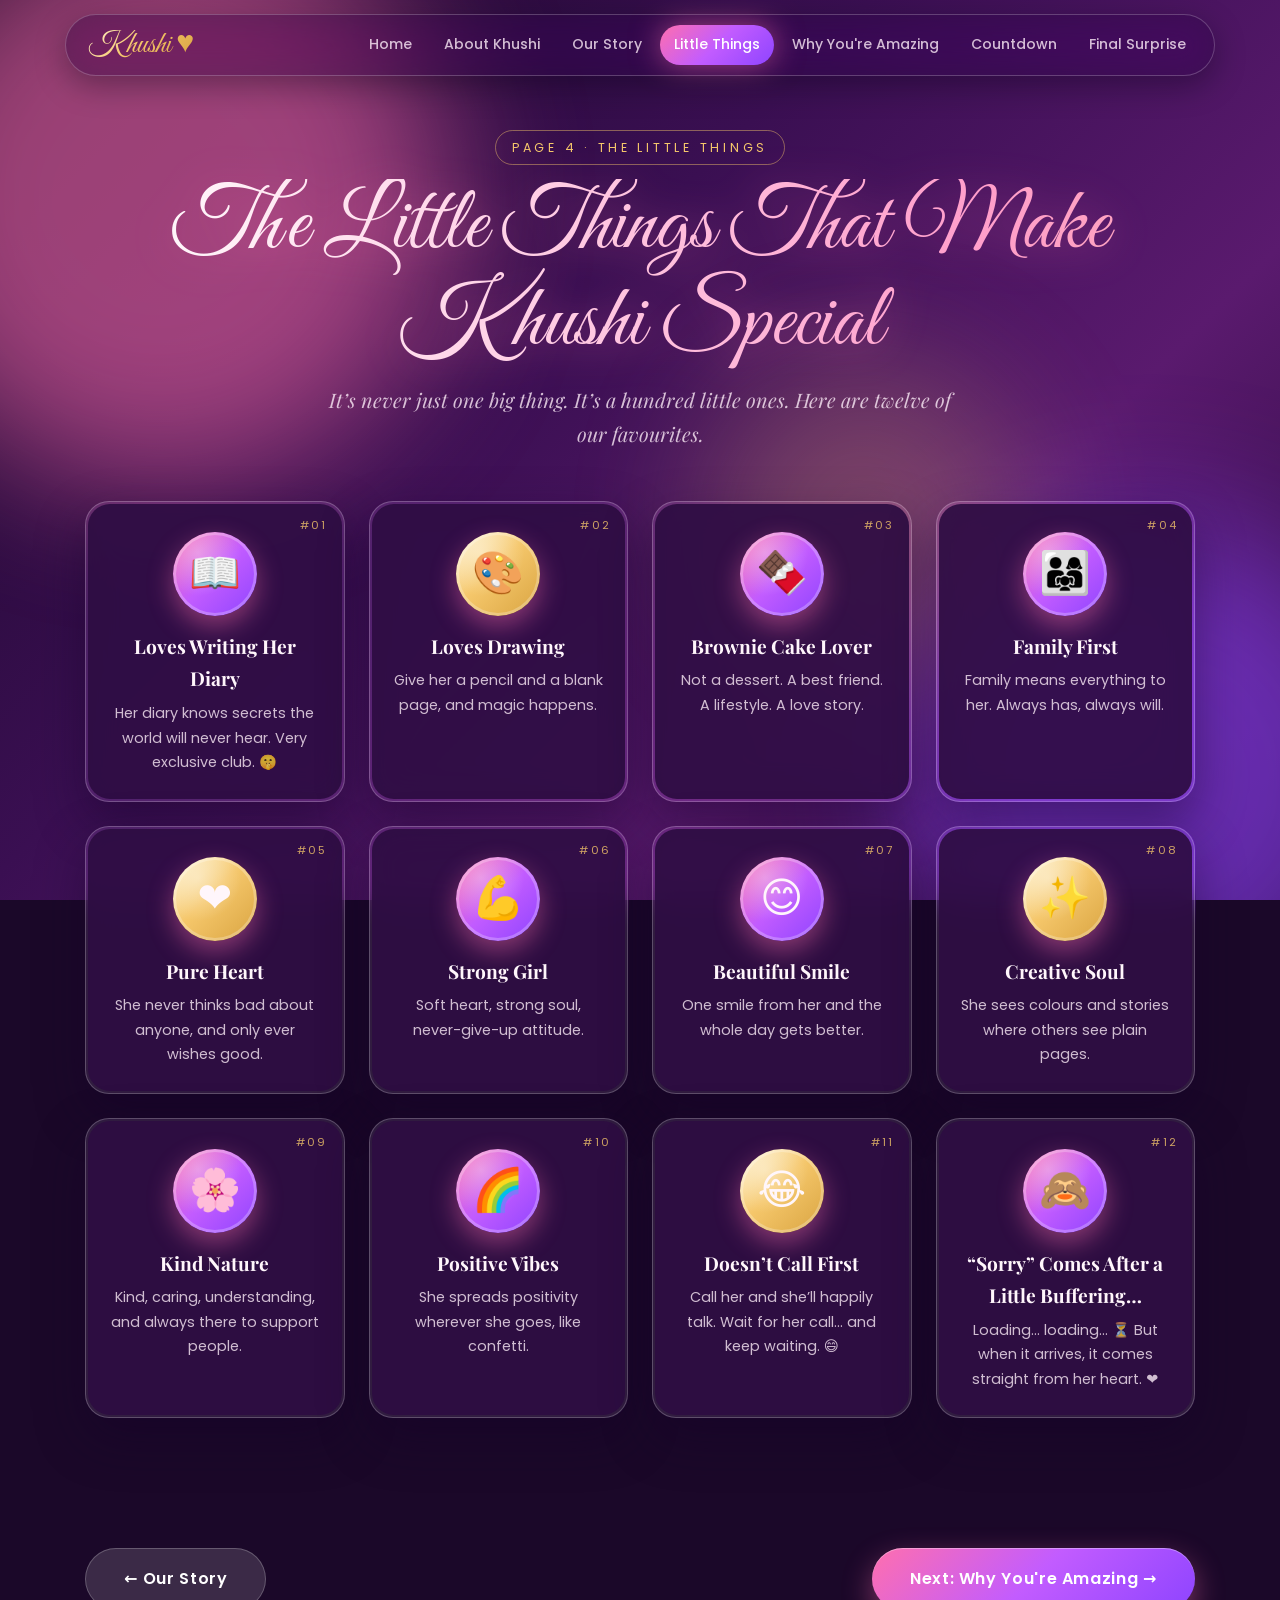
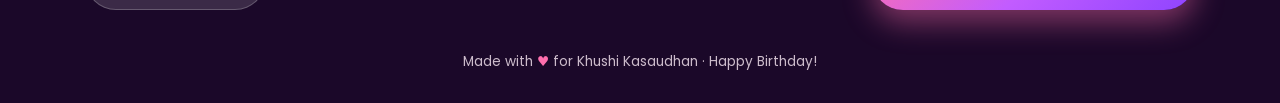
<file: little-things.html>
<!DOCTYPE html>
<html lang="en">
<head>
  <meta charset="UTF-8">
  <meta name="viewport" content="width=device-width, initial-scale=1.0">
  <title>The Little Things · Happy Birthday Khushi Kasaudhan</title>
  <meta name="description" content="The little things that make Khushi Kasaudhan special.">
  <meta name="theme-color" content="#2a0b3d">
  <link rel="icon" href="data:image/svg+xml,<svg xmlns='http://www.w3.org/2000/svg' viewBox='0 0 100 100'><text y='.9em' font-size='90'>💖</text></svg>">
  <!-- Google Fonts -->
  <link rel="preconnect" href="https://fonts.googleapis.com">
  <link rel="preconnect" href="https://fonts.gstatic.com" crossorigin>
  <link href="https://fonts.googleapis.com/css2?family=Great+Vibes&family=Playfair+Display:ital,wght@0,500;0,600;0,700;1,400;1,500&family=Poppins:wght@300;400;500;600&display=swap" rel="stylesheet">
  <link rel="stylesheet" href="css/style.css">
</head>
<body>
  <!-- Animated background -->
  <div class="bg-orbs" aria-hidden="true"><span></span><span></span><span></span></div>
  <div class="balloons" aria-hidden="true">
    <span class="balloon" style="--x:5%;--c:#ff6fae;--d:17s;--delay:-2.0s"></span>
    <span class="balloon" style="--x:14%;--c:#8e44ff;--d:21s;--delay:-19.0s"></span>
    <span class="balloon" style="--x:24%;--c:#f5c76b;--d:19s;--delay:-8.8s"></span>
    <span class="balloon" style="--x:34%;--c:#ff9ecb;--d:18s;--delay:-1.6s"></span>
    <span class="balloon" style="--x:43%;--c:#c79bff;--d:19s;--delay:-17.7s"></span>
    <span class="balloon" style="--x:52%;--c:#ffffff;--d:23s;--delay:-5.4s"></span>
    <span class="balloon" style="--x:62%;--c:#ff6fae;--d:17s;--delay:-0.7s"></span>
    <span class="balloon" style="--x:72%;--c:#f5c76b;--d:19s;--delay:-6.3s"></span>
    <span class="balloon" style="--x:81%;--c:#8e44ff;--d:18s;--delay:-17.3s"></span>
    <span class="balloon" style="--x:90%;--c:#ff9ecb;--d:21s;--delay:-16.1s"></span>
  </div>
  <div class="hearts" aria-hidden="true">
    <span style="--x:84%;--d:11s;--s:1.41;--delay:-6.2s"></span>
    <span style="--x:18%;--d:16s;--s:0.89;--delay:-14.3s"></span>
    <span style="--x:36%;--d:17s;--s:0.95;--delay:-7.5s"></span>
    <span style="--x:55%;--d:19s;--s:1.01;--delay:-16.6s"></span>
    <span style="--x:21%;--d:13s;--s:0.60;--delay:-17.0s"></span>
    <span style="--x:81%;--d:18s;--s:1.03;--delay:-17.1s"></span>
    <span style="--x:93%;--d:13s;--s:0.63;--delay:-8.2s"></span>
    <span style="--x:86%;--d:18s;--s:1.56;--delay:-9.8s"></span>
    <span style="--x:31%;--d:11s;--s:1.46;--delay:-17.5s"></span>
    <span style="--x:17%;--d:13s;--s:0.65;--delay:-16.3s"></span>
    <span style="--x:90%;--d:18s;--s:1.52;--delay:-16.1s"></span>
    <span style="--x:57%;--d:19s;--s:0.65;--delay:-8.7s"></span>
    <span style="--x:17%;--d:12s;--s:1.10;--delay:-4.3s"></span>
    <span style="--x:4%;--d:18s;--s:1.14;--delay:-1.0s"></span>
  </div>

  <!-- ===== Navigation ===== -->
  <header class="nav">
    <a href="index.html" class="nav__brand" aria-label="Home">Khushi ♥</a>
    <input type="checkbox" id="nav-toggle" class="nav__toggle" aria-label="Toggle menu">
    <label for="nav-toggle" class="nav__burger" aria-hidden="true"><span></span></label>
    <ul class="nav__links">
      <li><a href="index.html">Home</a></li>
      <li><a href="about.html">About Khushi</a></li>
      <li><a href="story.html">Our Story</a></li>
      <li><a href="little-things.html" class="active" aria-current="page">Little Things</a></li>
      <li><a href="amazing.html">Why You're Amazing</a></li>
      <li><a href="countdown.html">Countdown</a></li>
      <li><a href="surprise.html">Final Surprise</a></li>
    </ul>
  </header>

  <main class="page">
    <header class="section-head reveal">
      <span class="eyebrow">Page 4 · The Little Things</span>
      <h1 class="title-script">The Little Things That Make Khushi Special</h1>
      <p class="subtitle">It’s never just one big thing. It’s a hundred little ones. Here are twelve of our favourites.</p>
    </header>

    <section class="things" aria-label="The little things that make Khushi special">
      <article class="thing glass reveal" style="--delay:0.00s;--n:0">
        <span class="thing__tag">#01</span>
        <div class="thing__icon" aria-hidden="true">📖</div>
        <h3>Loves Writing Her Diary</h3>
        <p>Her diary knows secrets the world will never hear. Very exclusive club. 🤫</p>
      </article>
      <article class="thing glass reveal" style="--delay:0.07s;--n:1">
        <span class="thing__tag">#02</span>
        <div class="thing__icon" aria-hidden="true">🎨</div>
        <h3>Loves Drawing</h3>
        <p>Give her a pencil and a blank page, and magic happens.</p>
      </article>
      <article class="thing glass reveal" style="--delay:0.14s;--n:2">
        <span class="thing__tag">#03</span>
        <div class="thing__icon" aria-hidden="true">🍫</div>
        <h3>Brownie Cake Lover</h3>
        <p>Not a dessert. A best friend. A lifestyle. A love story.</p>
      </article>
      <article class="thing glass reveal" style="--delay:0.21s;--n:3">
        <span class="thing__tag">#04</span>
        <div class="thing__icon" aria-hidden="true">👨‍👩‍👧</div>
        <h3>Family First</h3>
        <p>Family means everything to her. Always has, always will.</p>
      </article>
      <article class="thing glass reveal" style="--delay:0.00s;--n:4">
        <span class="thing__tag">#05</span>
        <div class="thing__icon" aria-hidden="true">❤️</div>
        <h3>Pure Heart</h3>
        <p>She never thinks bad about anyone, and only ever wishes good.</p>
      </article>
      <article class="thing glass reveal" style="--delay:0.07s;--n:5">
        <span class="thing__tag">#06</span>
        <div class="thing__icon" aria-hidden="true">💪</div>
        <h3>Strong Girl</h3>
        <p>Soft heart, strong soul, never-give-up attitude.</p>
      </article>
      <article class="thing glass reveal" style="--delay:0.14s;--n:6">
        <span class="thing__tag">#07</span>
        <div class="thing__icon" aria-hidden="true">😊</div>
        <h3>Beautiful Smile</h3>
        <p>One smile from her and the whole day gets better.</p>
      </article>
      <article class="thing glass reveal" style="--delay:0.21s;--n:7">
        <span class="thing__tag">#08</span>
        <div class="thing__icon" aria-hidden="true">✨</div>
        <h3>Creative Soul</h3>
        <p>She sees colours and stories where others see plain pages.</p>
      </article>
      <article class="thing glass reveal" style="--delay:0.00s;--n:8">
        <span class="thing__tag">#09</span>
        <div class="thing__icon" aria-hidden="true">🌸</div>
        <h3>Kind Nature</h3>
        <p>Kind, caring, understanding, and always there to support people.</p>
      </article>
      <article class="thing glass reveal" style="--delay:0.07s;--n:9">
        <span class="thing__tag">#10</span>
        <div class="thing__icon" aria-hidden="true">🌈</div>
        <h3>Positive Vibes</h3>
        <p>She spreads positivity wherever she goes, like confetti.</p>
      </article>
      <article class="thing glass reveal" style="--delay:0.14s;--n:10">
        <span class="thing__tag">#11</span>
        <div class="thing__icon" aria-hidden="true">😂</div>
        <h3>Doesn’t Call First</h3>
        <p>Call her and she’ll happily talk. Wait for her call… and keep waiting. 😄</p>
      </article>
      <article class="thing glass reveal" style="--delay:0.21s;--n:11">
        <span class="thing__tag">#12</span>
        <div class="thing__icon" aria-hidden="true">🙈</div>
        <h3>“Sorry” Comes After a Little Buffering…</h3>
        <p>Loading… loading… ⏳ But when it arrives, it comes straight from her heart. ❤️</p>
      </article>
    </section>
  </main>

  <nav class="page-nav" aria-label="Page navigation">
    <a href="story.html" class="btn btn--ghost">← Our Story</a>
    <a href="amazing.html" class="btn">Next: Why You're Amazing →</a>
  </nav>

  <footer class="footer">
    <p>Made with <span class="heart">♥</span> for Khushi Kasaudhan · Happy Birthday!</p>
  </footer>

  <script src="js/script.js"></script>
</body>
</html>
</file>
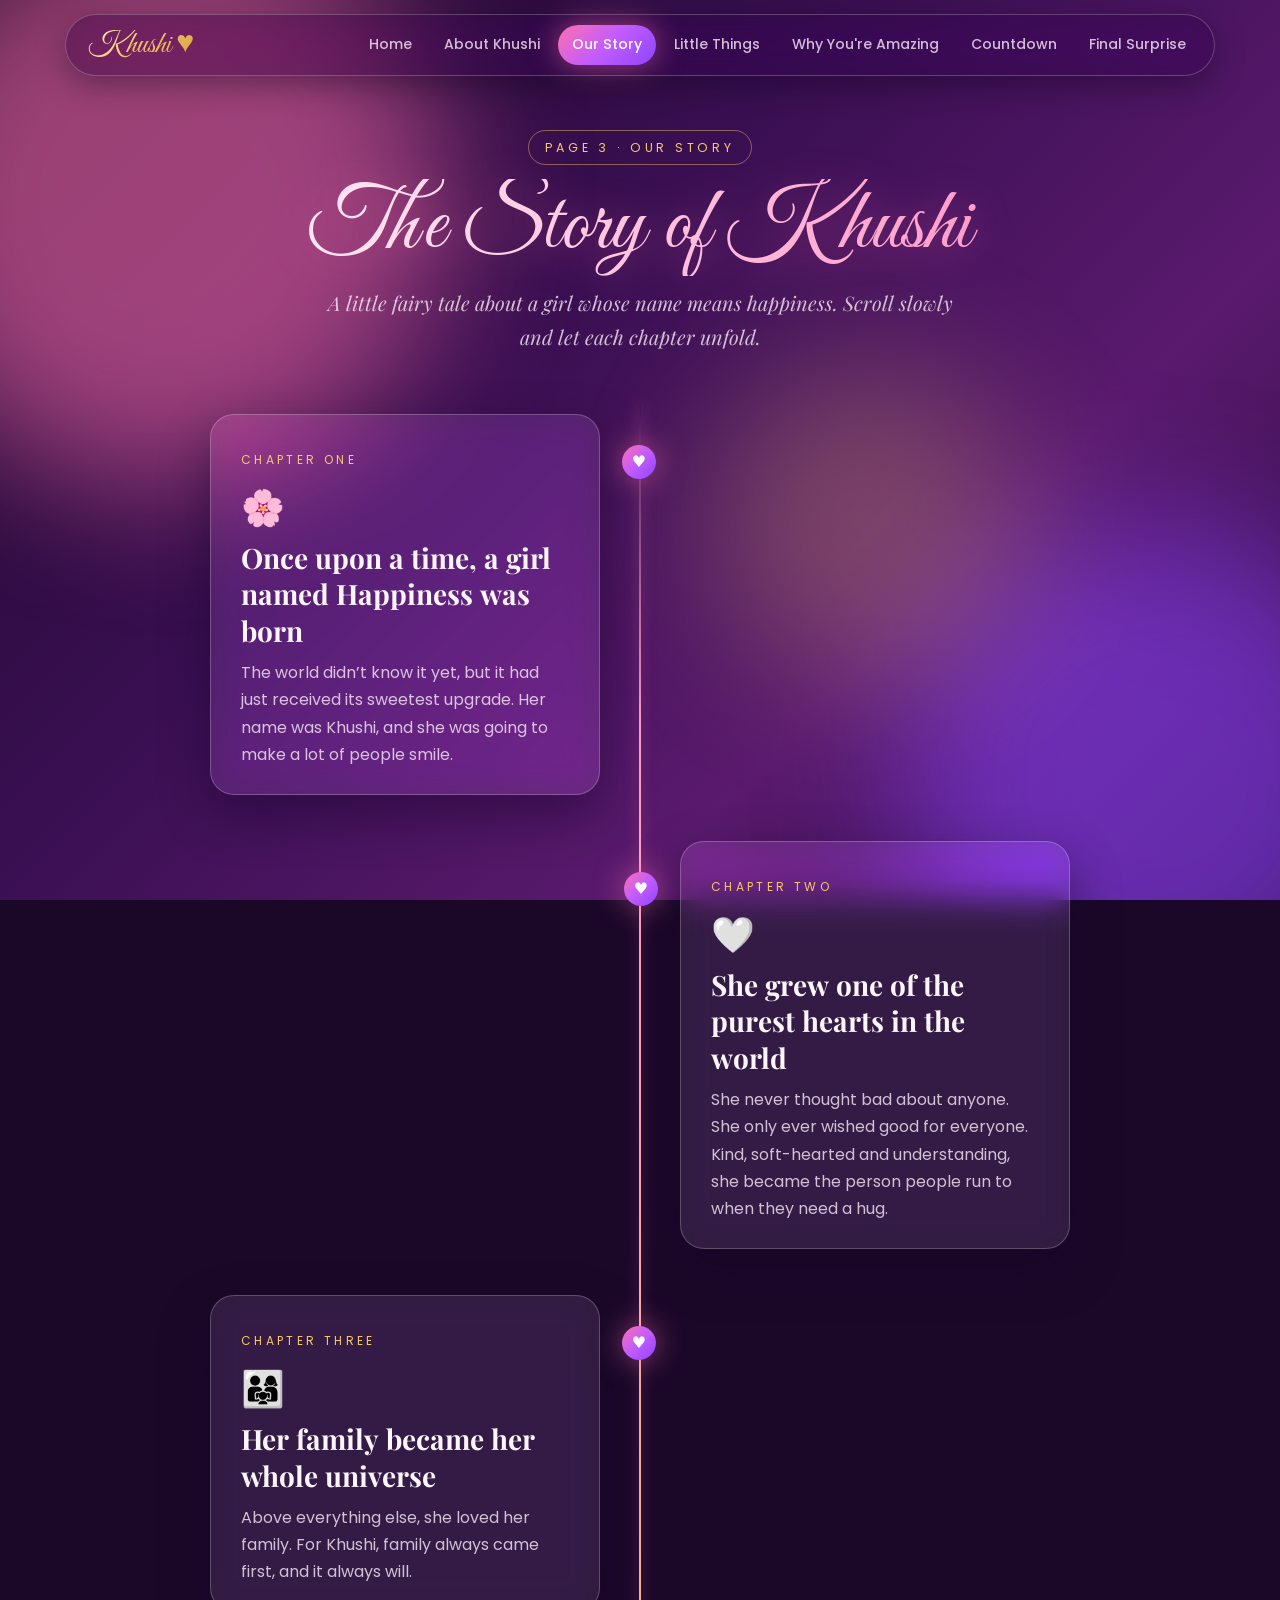
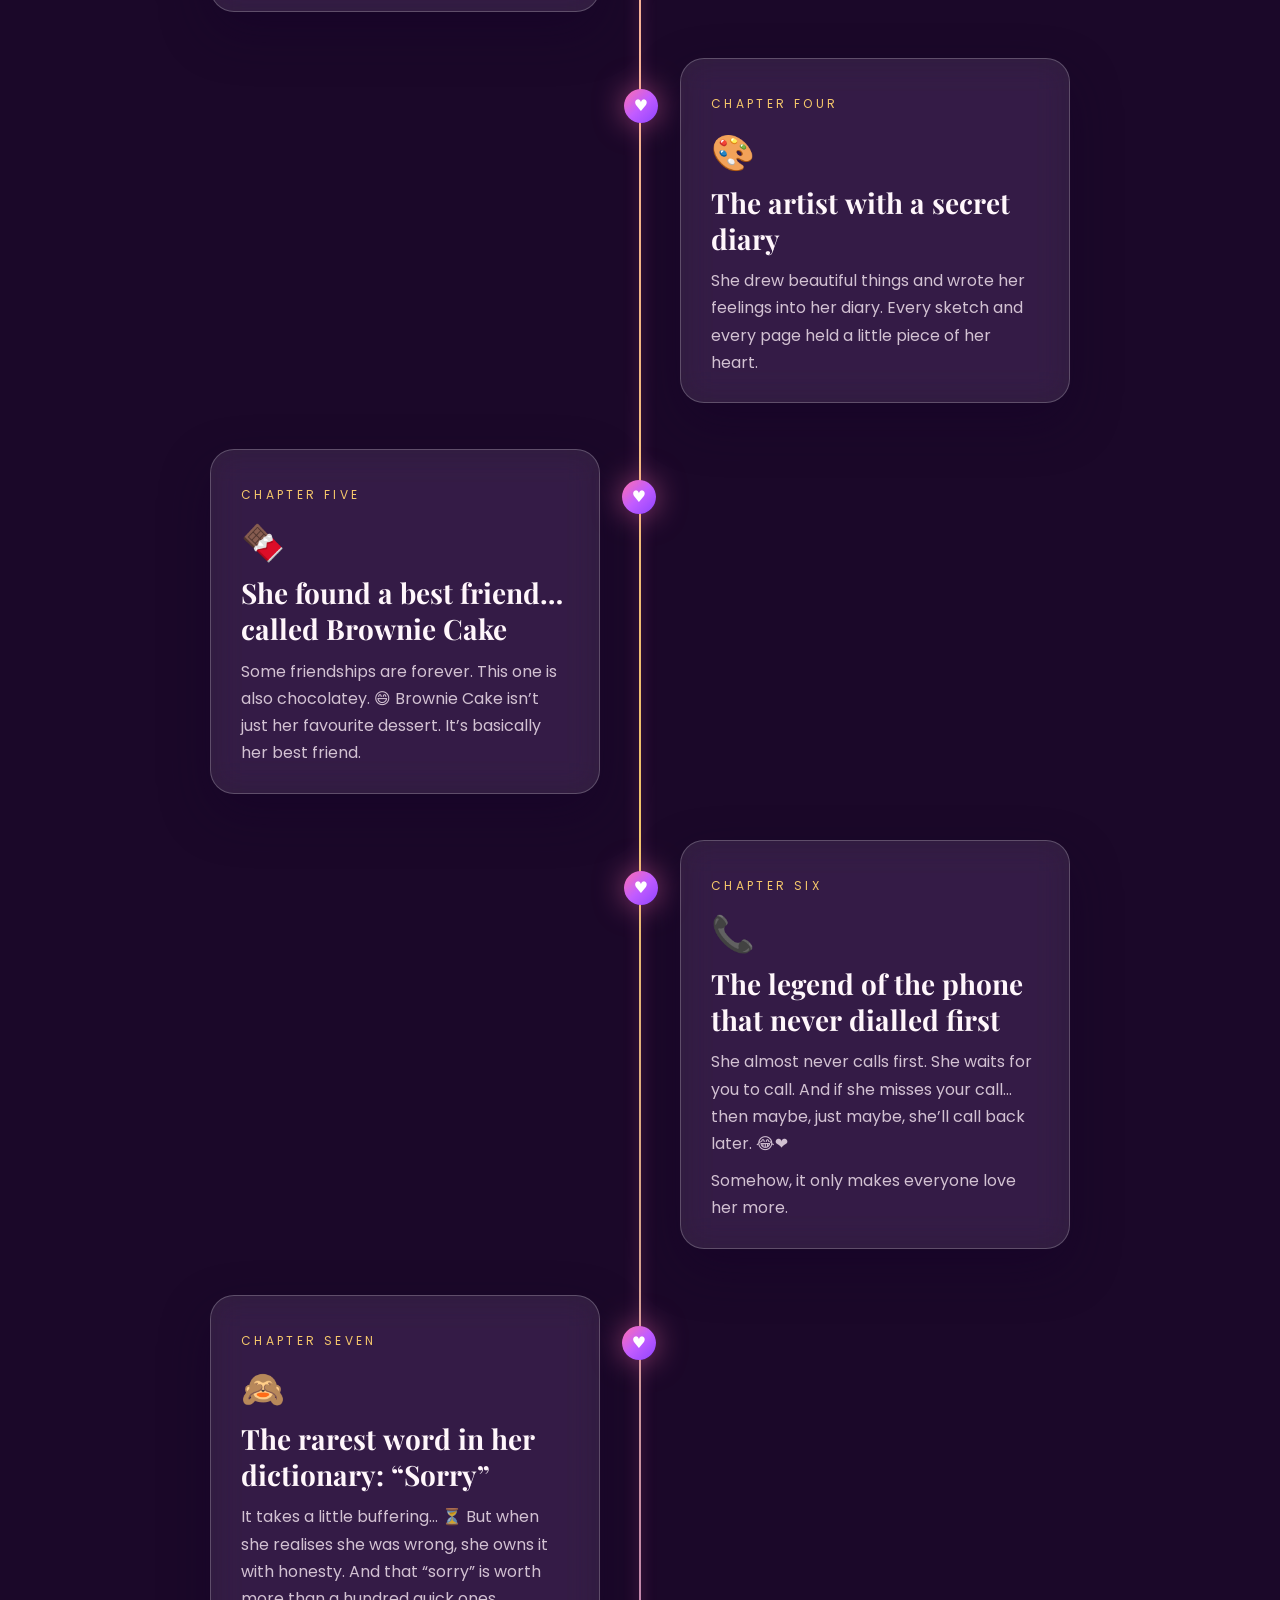
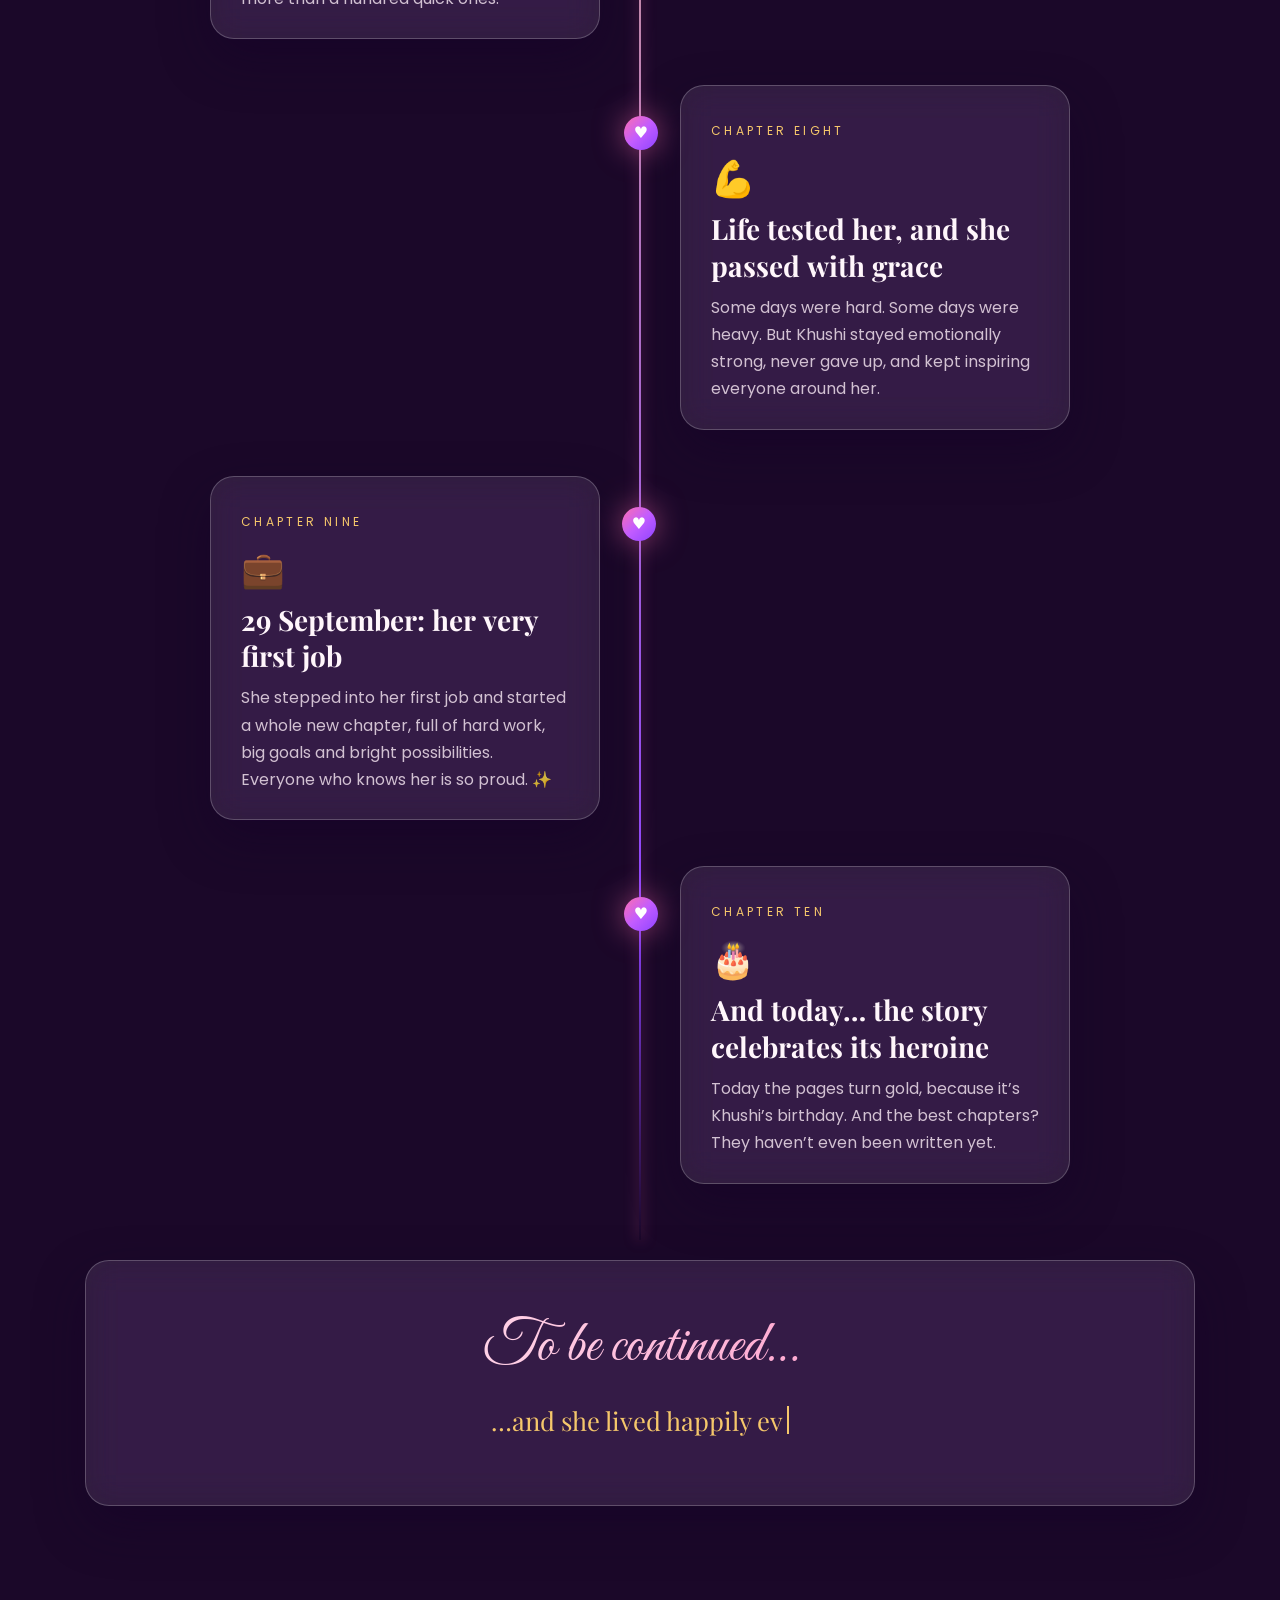
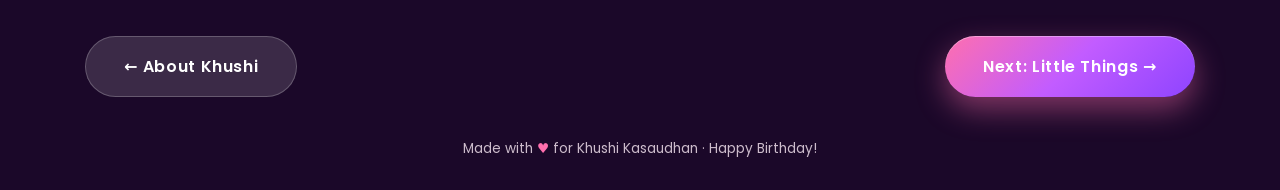
<file: story.html>
<!doctype html>
<html lang="en">
  <head>
    <meta charset="UTF-8" />
    <meta name="viewport" content="width=device-width, initial-scale=1.0" />
    <title>Our Story · Happy Birthday Khushi Kasaudhan</title>
    <meta
      name="description"
      content="The story of Khushi Kasaudhan, told in animated words."
    />
    <meta name="theme-color" content="#2a0b3d" />
    <link
      rel="icon"
      href="data:image/svg+xml,<svg xmlns='http://www.w3.org/2000/svg' viewBox='0 0 100 100'><text y='.9em' font-size='90'>💖</text></svg>"
    />
    <!-- Google Fonts -->
    <link rel="preconnect" href="https://fonts.googleapis.com" />
    <link rel="preconnect" href="https://fonts.gstatic.com" crossorigin />
    <link
      href="https://fonts.googleapis.com/css2?family=Great+Vibes&family=Playfair+Display:ital,wght@0,500;0,600;0,700;1,400;1,500&family=Poppins:wght@300;400;500;600&display=swap"
      rel="stylesheet"
    />
    <link rel="stylesheet" href="css/style.css" />
  </head>
  <body>
    <!-- Animated background -->
    <div class="bg-orbs" aria-hidden="true">
      <span></span><span></span><span></span>
    </div>
    <div class="hearts" aria-hidden="true">
      <span style="--x: 66%; --d: 14s; --s: 1.03; --delay: -13s"></span>
      <span style="--x: 32%; --d: 14s; --s: 1.04; --delay: -4.6s"></span>
      <span style="--x: 40%; --d: 18s; --s: 0.94; --delay: -14.2s"></span>
      <span style="--x: 76%; --d: 15s; --s: 0.62; --delay: -11.1s"></span>
      <span style="--x: 82%; --d: 12s; --s: 0.66; --delay: -11.3s"></span>
      <span style="--x: 61%; --d: 15s; --s: 1.28; --delay: -6.3s"></span>
      <span style="--x: 92%; --d: 14s; --s: 1.34; --delay: -0.4s"></span>
      <span style="--x: 9%; --d: 20s; --s: 0.62; --delay: -6.6s"></span>
      <span style="--x: 82%; --d: 17s; --s: 0.9; --delay: -10.8s"></span>
      <span style="--x: 24%; --d: 15s; --s: 0.79; --delay: -13.6s"></span>
      <span style="--x: 78%; --d: 14s; --s: 0.9; --delay: -6.8s"></span>
      <span style="--x: 5%; --d: 19s; --s: 1.28; --delay: -2.4s"></span>
      <span style="--x: 66%; --d: 13s; --s: 1.25; --delay: -4.8s"></span>
      <span style="--x: 43%; --d: 12s; --s: 1.28; --delay: -11.7s"></span>
    </div>

    <!-- ===== Navigation ===== -->
    <header class="nav">
      <a href="index.html" class="nav__brand" aria-label="Home">Khushi ♥</a>
      <input
        type="checkbox"
        id="nav-toggle"
        class="nav__toggle"
        aria-label="Toggle menu"
      />
      <label for="nav-toggle" class="nav__burger" aria-hidden="true"
        ><span></span
      ></label>
      <ul class="nav__links">
        <li><a href="index.html">Home</a></li>
        <li><a href="about.html">About Khushi</a></li>
        <li>
          <a href="story.html" class="active" aria-current="page">Our Story</a>
        </li>
        <li><a href="little-things.html">Little Things</a></li>
        <li><a href="amazing.html">Why You're Amazing</a></li>
        <li><a href="countdown.html">Countdown</a></li>
        <li><a href="surprise.html">Final Surprise</a></li>
      </ul>
    </header>

    <main class="page">
      <header class="section-head reveal">
        <span class="eyebrow">Page 3 · Our Story</span>
        <h1 class="title-script">The Story of Khushi</h1>
        <p class="subtitle words">
          <span style="--i: 0">A</span> <span style="--i: 1">little</span>
          <span style="--i: 2">fairy</span> <span style="--i: 3">tale</span>
          <span style="--i: 4">about</span> <span style="--i: 5">a</span>
          <span style="--i: 6">girl</span> <span style="--i: 7">whose</span>
          <span style="--i: 8">name</span> <span style="--i: 9">means</span>
          <span style="--i: 10">happiness.</span>
          <span style="--i: 11">Scroll</span>
          <span style="--i: 12">slowly</span> <span style="--i: 13">and</span>
          <span style="--i: 14">let</span> <span style="--i: 15">each</span>
          <span style="--i: 16">chapter</span>
          <span style="--i: 17">unfold.</span>
        </p>
      </header>

      <section class="story" aria-label="Khushi's story in chapters">
        <article class="chapter glass reveal">
          <span class="chapter__tag">Chapter One</span><br />
          <span class="chapter__icon" aria-hidden="true">🌸</span>
          <h2 class="words">
            <span style="--i: 0">Once</span> <span style="--i: 1">upon</span>
            <span style="--i: 2">a</span> <span style="--i: 3">time,</span>
            <span style="--i: 4">a</span> <span style="--i: 5">girl</span>
            <span style="--i: 6">named</span>
            <span style="--i: 7">Happiness</span>
            <span style="--i: 8">was</span> <span style="--i: 9">born</span>
          </h2>
          <p>
            The world didn’t know it yet, but it had just received its sweetest
            upgrade. Her name was Khushi, and she was going to make a lot of
            people smile.
          </p>
        </article>
        <article class="chapter glass reveal">
          <span class="chapter__tag">Chapter Two</span><br />
          <span class="chapter__icon" aria-hidden="true">🤍</span>
          <h2 class="words">
            <span style="--i: 0">She</span> <span style="--i: 1">grew</span>
            <span style="--i: 2">one</span> <span style="--i: 3">of</span>
            <span style="--i: 4">the</span> <span style="--i: 5">purest</span>
            <span style="--i: 6">hearts</span> <span style="--i: 7">in</span>
            <span style="--i: 8">the</span> <span style="--i: 9">world</span>
          </h2>
          <p>
            She never thought bad about anyone. She only ever wished good for
            everyone. Kind, soft-hearted and understanding, she became the
            person people run to when they need a hug.
          </p>
        </article>
        <article class="chapter glass reveal">
          <span class="chapter__tag">Chapter Three</span><br />
          <span class="chapter__icon" aria-hidden="true">👨‍👩‍👧</span>
          <h2 class="words">
            <span style="--i: 0">Her</span> <span style="--i: 1">family</span>
            <span style="--i: 2">became</span> <span style="--i: 3">her</span>
            <span style="--i: 4">whole</span>
            <span style="--i: 5">universe</span>
          </h2>
          <p>
            Above everything else, she loved her family. For Khushi, family
            always came first, and it always will.
          </p>
        </article>
        <article class="chapter glass reveal">
          <span class="chapter__tag">Chapter Four</span><br />
          <span class="chapter__icon" aria-hidden="true">🎨</span>
          <h2 class="words">
            <span style="--i: 0">The</span> <span style="--i: 1">artist</span>
            <span style="--i: 2">with</span> <span style="--i: 3">a</span>
            <span style="--i: 4">secret</span> <span style="--i: 5">diary</span>
          </h2>
          <p>
            She drew beautiful things and wrote her feelings into her diary.
            Every sketch and every page held a little piece of her heart.
          </p>
        </article>
        <article class="chapter glass reveal">
          <span class="chapter__tag">Chapter Five</span><br />
          <span class="chapter__icon" aria-hidden="true">🍫</span>
          <h2 class="words">
            <span style="--i: 0">She</span> <span style="--i: 1">found</span>
            <span style="--i: 2">a</span> <span style="--i: 3">best</span>
            <span style="--i: 4">friend…</span>
            <span style="--i: 5">called</span>
            <span style="--i: 6">Brownie</span> <span style="--i: 7">Cake</span>
          </h2>
          <p>
            Some friendships are forever. This one is also chocolatey. 😄
            Brownie Cake isn’t just her favourite dessert. It’s basically her
            best friend.
          </p>
        </article>
        <article class="chapter glass reveal">
          <span class="chapter__tag">Chapter Six</span><br />
          <span class="chapter__icon" aria-hidden="true">📞</span>
          <h2 class="words">
            <span style="--i: 0">The</span> <span style="--i: 1">legend</span>
            <span style="--i: 2">of</span> <span style="--i: 3">the</span>
            <span style="--i: 4">phone</span> <span style="--i: 5">that</span>
            <span style="--i: 6">never</span>
            <span style="--i: 7">dialled</span>
            <span style="--i: 8">first</span>
          </h2>
          <p>
            She almost never calls first. She waits for you to call. And if she
            misses your call… then maybe, just maybe, she’ll call back later.
            😂❤️
          </p>
          <p>Somehow, it only makes everyone love her more.</p>
        </article>
        <article class="chapter glass reveal">
          <span class="chapter__tag">Chapter Seven</span><br />
          <span class="chapter__icon" aria-hidden="true">🙈</span>
          <h2 class="words">
            <span style="--i: 0">The</span> <span style="--i: 1">rarest</span>
            <span style="--i: 2">word</span> <span style="--i: 3">in</span>
            <span style="--i: 4">her</span>
            <span style="--i: 5">dictionary:</span>
            <span style="--i: 6">“Sorry”</span>
          </h2>
          <p>
            It takes a little buffering… ⏳ But when she realises she was wrong,
            she owns it with honesty. And that “sorry” is worth more than a
            hundred quick ones.
          </p>
        </article>
        <article class="chapter glass reveal">
          <span class="chapter__tag">Chapter Eight</span><br />
          <span class="chapter__icon" aria-hidden="true">💪</span>
          <h2 class="words">
            <span style="--i: 0">Life</span> <span style="--i: 1">tested</span>
            <span style="--i: 2">her,</span> <span style="--i: 3">and</span>
            <span style="--i: 4">she</span> <span style="--i: 5">passed</span>
            <span style="--i: 6">with</span> <span style="--i: 7">grace</span>
          </h2>
          <p>
            Some days were hard. Some days were heavy. But Khushi stayed
            emotionally strong, never gave up, and kept inspiring everyone
            around her.
          </p>
        </article>
        <article class="chapter glass reveal">
          <span class="chapter__tag">Chapter Nine</span><br />
          <span class="chapter__icon" aria-hidden="true">💼</span>
          <h2 class="words">
            <span style="--i: 0">29</span>
            <span style="--i: 1">September:</span>
            <span style="--i: 2">her</span> <span style="--i: 3">very</span>
            <span style="--i: 4">first</span> <span style="--i: 5">job</span>
          </h2>
          <p>
            She stepped into her first job and started a whole new chapter, full
            of hard work, big goals and bright possibilities. Everyone who knows
            her is so proud. ✨
          </p>
        </article>
        <article class="chapter glass reveal">
          <span class="chapter__tag">Chapter Ten</span><br />
          <span class="chapter__icon" aria-hidden="true">🎂</span>
          <h2 class="words">
            <span style="--i: 0">And</span> <span style="--i: 1">today…</span>
            <span style="--i: 2">the</span> <span style="--i: 3">story</span>
            <span style="--i: 4">celebrates</span>
            <span style="--i: 5">its</span> <span style="--i: 6">heroine</span>
          </h2>
          <p>
            Today the pages turn gold, because it’s Khushi’s birthday. And the
            best chapters? They haven’t even been written yet.
          </p>
        </article>
      </section>

      <section class="story-end glass reveal" aria-label="The end">
        <p class="quote">To be continued…</p>
        <p class="typing-line" aria-live="polite">
          <span
            data-typing='["…and she lived happily ever after 💖","…with brownie cake, of course 🍫","…still never calling first 😄","…and the best is yet to come ✨"]'
          ></span
          ><span class="caret" aria-hidden="true"></span>
        </p>
      </section>
    </main>

    <nav class="page-nav" aria-label="Page navigation">
      <a href="about.html" class="btn btn--ghost">← About Khushi</a>
      <a href="little-things.html" class="btn">Next: Little Things →</a>
    </nav>

    <footer class="footer">
      <p>
        Made with <span class="heart">♥</span> for Khushi Kasaudhan · Happy
        Birthday!
      </p>
    </footer>

    <script src="js/script.js"></script>
  </body>
</html>
</file>
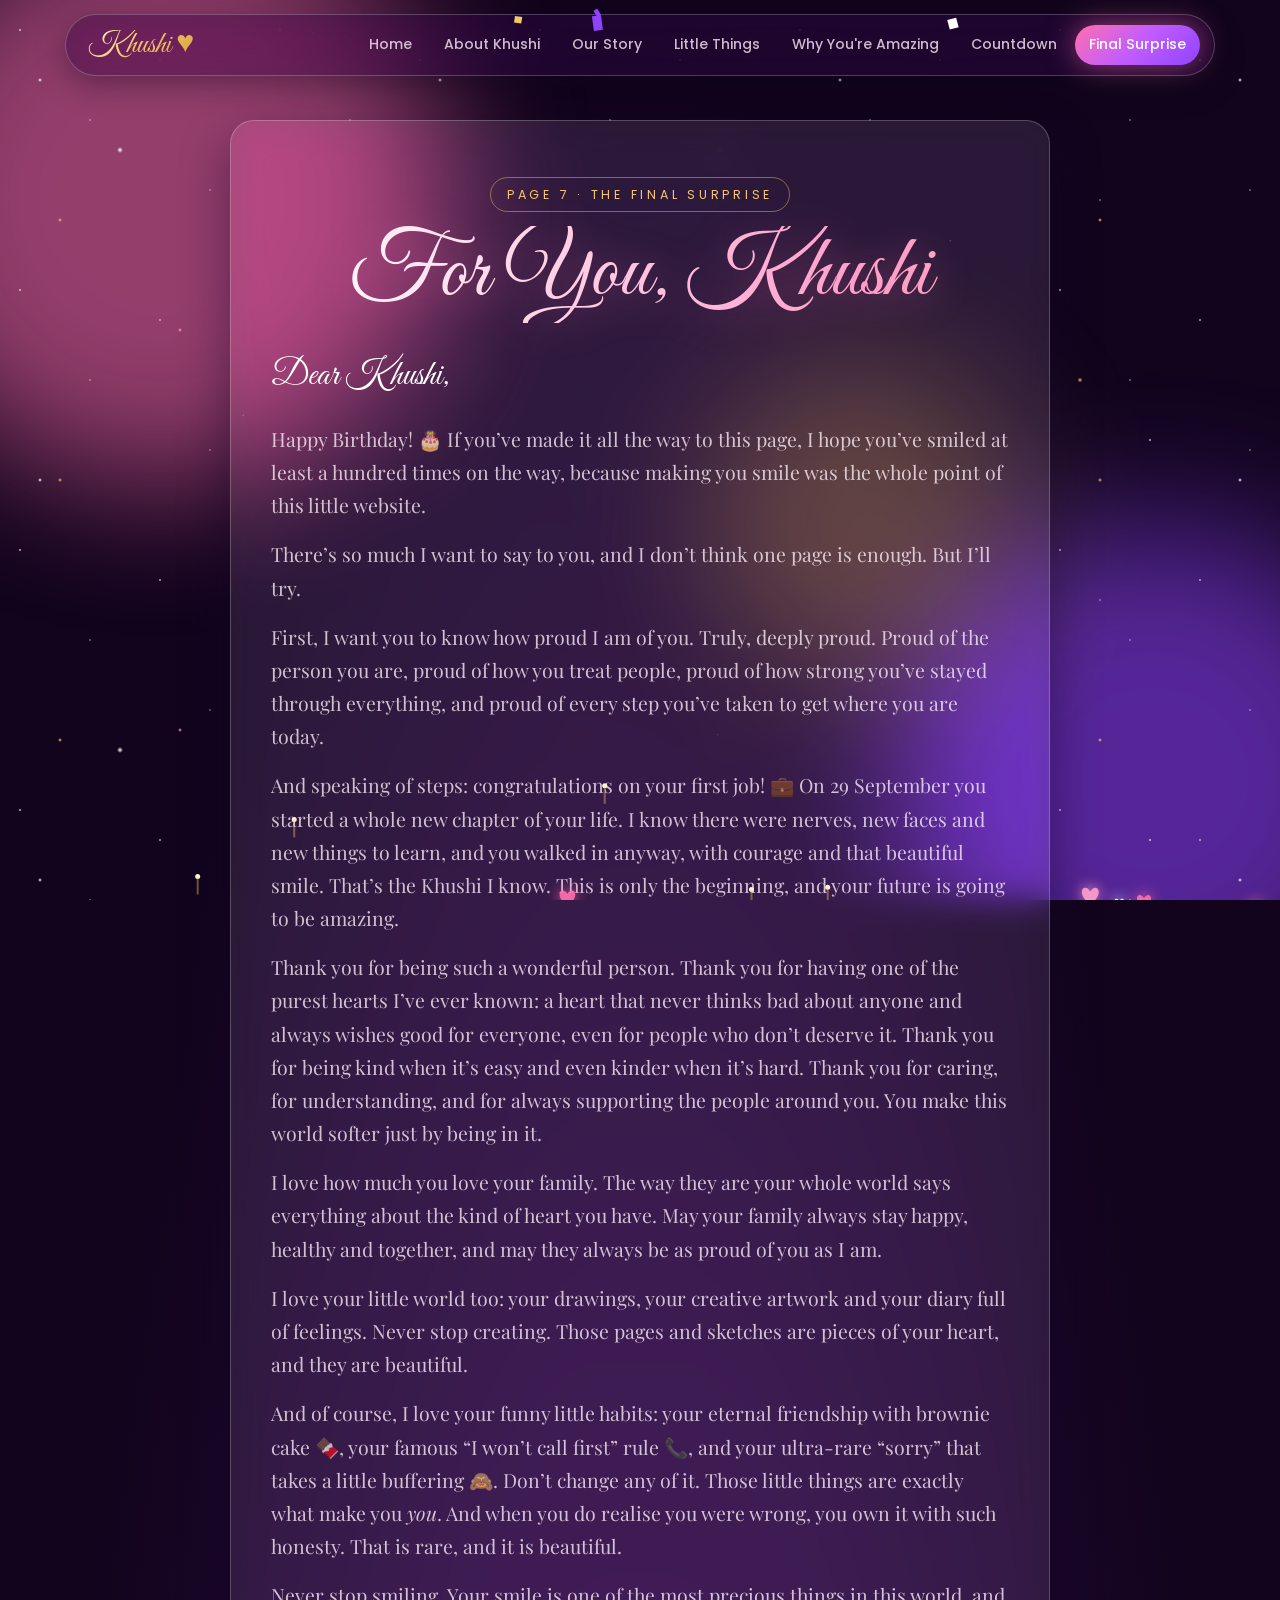
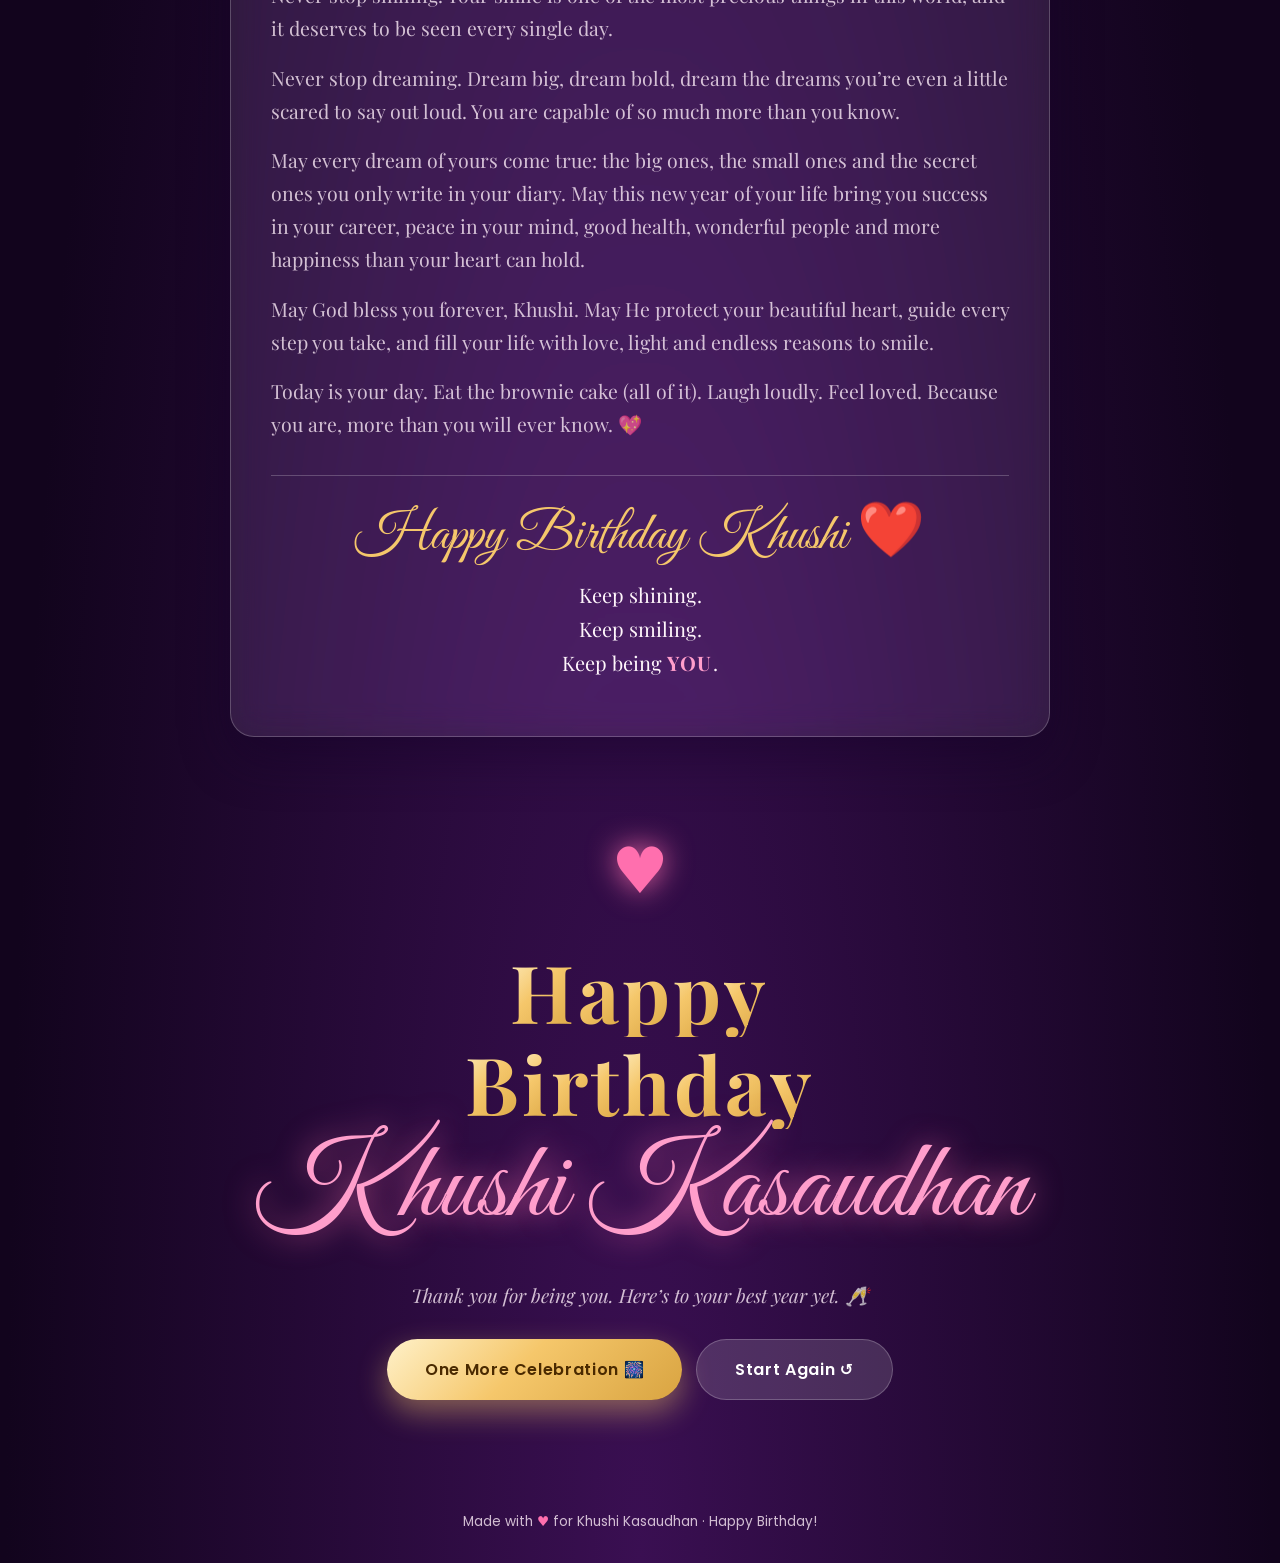
<file: surprise.html>
<!DOCTYPE html>
<html lang="en">
<head>
  <meta charset="UTF-8">
  <meta name="viewport" content="width=device-width, initial-scale=1.0">
  <title>Final Surprise · Happy Birthday Khushi Kasaudhan</title>
  <meta name="description" content="A long, heartfelt birthday letter for Khushi Kasaudhan.">
  <meta name="theme-color" content="#2a0b3d">
  <link rel="icon" href="data:image/svg+xml,<svg xmlns='http://www.w3.org/2000/svg' viewBox='0 0 100 100'><text y='.9em' font-size='90'>💖</text></svg>">
  <!-- Google Fonts -->
  <link rel="preconnect" href="https://fonts.googleapis.com">
  <link rel="preconnect" href="https://fonts.gstatic.com" crossorigin>
  <link href="https://fonts.googleapis.com/css2?family=Great+Vibes&family=Playfair+Display:ital,wght@0,500;0,600;0,700;1,400;1,500&family=Poppins:wght@300;400;500;600&display=swap" rel="stylesheet">
  <link rel="stylesheet" href="css/style.css">
</head>
<body class="final-body">
  <!-- Animated background -->
  <div class="bg-orbs" aria-hidden="true"><span></span><span></span><span></span></div>
  <div class="stars" aria-hidden="true"></div>
  <span class="shooting-star" aria-hidden="true"></span>
  <span class="shooting-star" aria-hidden="true"></span>
  <div class="hearts" aria-hidden="true">
    <span style="--x:17%;--d:10s;--s:1.44;--delay:-12.1s"></span>
    <span style="--x:91%;--d:14s;--s:1.18;--delay:-14.4s"></span>
    <span style="--x:6%;--d:19s;--s:1.11;--delay:-12.9s"></span>
    <span style="--x:15%;--d:18s;--s:1.35;--delay:-16.8s"></span>
    <span style="--x:9%;--d:18s;--s:0.92;--delay:-10.2s"></span>
    <span style="--x:11%;--d:13s;--s:1.60;--delay:-11.6s"></span>
    <span style="--x:60%;--d:19s;--s:1.30;--delay:-17.0s"></span>
    <span style="--x:34%;--d:15s;--s:1.20;--delay:-16.9s"></span>
    <span style="--x:73%;--d:16s;--s:1.57;--delay:-6.8s"></span>
    <span style="--x:32%;--d:16s;--s:1.44;--delay:-17.4s"></span>
    <span style="--x:55%;--d:19s;--s:1.36;--delay:-12.1s"></span>
    <span style="--x:68%;--d:20s;--s:1.08;--delay:-11.6s"></span>
    <span style="--x:21%;--d:12s;--s:0.70;--delay:-13.5s"></span>
    <span style="--x:91%;--d:18s;--s:1.55;--delay:-10.6s"></span>
    <span style="--x:25%;--d:12s;--s:0.87;--delay:-3.6s"></span>
    <span style="--x:76%;--d:18s;--s:0.91;--delay:-4.2s"></span>
    <span style="--x:90%;--d:18s;--s:1.55;--delay:-5.3s"></span>
    <span style="--x:92%;--d:16s;--s:1.20;--delay:-10.5s"></span>
  </div>

  <!-- ===== Navigation ===== -->
  <header class="nav">
    <a href="index.html" class="nav__brand" aria-label="Home">Khushi ♥</a>
    <input type="checkbox" id="nav-toggle" class="nav__toggle" aria-label="Toggle menu">
    <label for="nav-toggle" class="nav__burger" aria-hidden="true"><span></span></label>
    <ul class="nav__links">
      <li><a href="index.html">Home</a></li>
      <li><a href="about.html">About Khushi</a></li>
      <li><a href="story.html">Our Story</a></li>
      <li><a href="little-things.html">Little Things</a></li>
      <li><a href="amazing.html">Why You're Amazing</a></li>
      <li><a href="countdown.html">Countdown</a></li>
      <li><a href="surprise.html" class="active" aria-current="page">Final Surprise</a></li>
    </ul>
  </header>

  <main class="final">
    <div>
      <article class="final__card glass" aria-labelledby="final-title">
        <span class="eyebrow">Page 7 · The Final Surprise</span>
        <h1 id="final-title" class="title-script" style="margin-bottom:24px">For You, Khushi</h1>
        <div class="final__letter">
          <p class="salute">Dear Khushi,</p>
          <p>Happy Birthday! 🎂 If you’ve made it all the way to this page, I hope you’ve smiled at least a hundred times on the way, because making you smile was the whole point of this little website.</p>
          <p>There’s so much I want to say to you, and I don’t think one page is enough. But I’ll try.</p>
          <p>First, I want you to know how proud I am of you. Truly, deeply proud. Proud of the person you are, proud of how you treat people, proud of how strong you’ve stayed through everything, and proud of every step you’ve taken to get where you are today.</p>
          <p>And speaking of steps: congratulations on your first job! 💼 On 29 September you started a whole new chapter of your life. I know there were nerves, new faces and new things to learn, and you walked in anyway, with courage and that beautiful smile. That’s the Khushi I know. This is only the beginning, and your future is going to be amazing.</p>
          <p>Thank you for being such a wonderful person. Thank you for having one of the purest hearts I’ve ever known: a heart that never thinks bad about anyone and always wishes good for everyone, even for people who don’t deserve it. Thank you for being kind when it’s easy and even kinder when it’s hard. Thank you for caring, for understanding, and for always supporting the people around you. You make this world softer just by being in it.</p>
          <p>I love how much you love your family. The way they are your whole world says everything about the kind of heart you have. May your family always stay happy, healthy and together, and may they always be as proud of you as I am.</p>
          <p>I love your little world too: your drawings, your creative artwork and your diary full of feelings. Never stop creating. Those pages and sketches are pieces of your heart, and they are beautiful.</p>
          <p>And of course, I love your funny little habits: your eternal friendship with brownie cake 🍫, your famous “I won’t call first” rule 📞, and your ultra-rare “sorry” that takes a little buffering 🙈. Don’t change any of it. Those little things are exactly what make you <em>you</em>. And when you do realise you were wrong, you own it with such honesty. That is rare, and it is beautiful.</p>
          <p>Never stop smiling. Your smile is one of the most precious things in this world, and it deserves to be seen every single day.</p>
          <p>Never stop dreaming. Dream big, dream bold, dream the dreams you’re even a little scared to say out loud. You are capable of so much more than you know.</p>
          <p>May every dream of yours come true: the big ones, the small ones and the secret ones you only write in your diary. May this new year of your life bring you success in your career, peace in your mind, good health, wonderful people and more happiness than your heart can hold.</p>
          <p>May God bless you forever, Khushi. May He protect your beautiful heart, guide every step you take, and fill your life with love, light and endless reasons to smile.</p>
          <p>Today is your day. Eat the brownie cake (all of it). Laugh loudly. Feel loved. Because you are, more than you will ever know. 💖</p>
        </div>
        <div class="final__closing reveal">
          <p class="final__closing-big">Happy Birthday Khushi ❤️</p>
          <p>Keep shining.</p>
          <p>Keep smiling.</p>
          <p>Keep being <strong>YOU</strong>.</p>
        </div>
      </article>

      <!-- ===== Final animated message ===== -->
      <section class="finale" aria-label="Happy Birthday">
        <span class="big-heart" aria-hidden="true">♥</span>
        <span class="finale__word" aria-hidden="true"><span style="--i:0">H</span><span style="--i:1">a</span><span style="--i:2">p</span><span style="--i:3">p</span><span style="--i:4">y</span></span>
        <span class="finale__word" aria-hidden="true"><span style="--i:5">B</span><span style="--i:6">i</span><span style="--i:7">r</span><span style="--i:8">t</span><span style="--i:9">h</span><span style="--i:10">d</span><span style="--i:11">a</span><span style="--i:12">y</span></span>
        <span style="position:absolute;width:1px;height:1px;overflow:hidden;clip:rect(0 0 0 0)">Happy Birthday</span>
        <p class="finale__name">Khushi Kasaudhan</p>
        <p class="thank-you">Thank you for being you. Here’s to your best year yet. 🥂</p>
        <p class="hero__actions" style="margin-top:28px">
          <button class="btn btn--gold" id="one-more">One More Celebration 🎆</button>
          <a href="index.html" class="btn btn--ghost">Start Again ↺</a>
        </p>
      </section>
    </div>
  </main>

  <!-- Canvas for confetti, fireworks, hearts & sparkles -->
  <canvas id="fx" aria-hidden="true"></canvas>


  <footer class="footer">
    <p>Made with <span class="heart">♥</span> for Khushi Kasaudhan · Happy Birthday!</p>
  </footer>

  <script src="js/script.js"></script>
</body>
</html>
</file>
<file: css/style.css>
/* =====================================================================
   HAPPY BIRTHDAY KHUSHI KASAUDHAN — Main Stylesheet
   Theme : Pink · Purple · White · Gold
   Fonts : Great Vibes (script), Playfair Display (serif), Poppins (sans)
   ---------------------------------------------------------------------
   Contents
   01. Design tokens
   02. Reset & base
   03. Animated background (orbs, gradient, floating hearts)
   04. Navigation
   05. Shared layout, headings, buttons, glass cards
   06. Scroll-reveal animations
   07. Page 1  — Home hero
   08. Page 2  — About
   09. Page 3  — Our Story (animated text)
   10. Page 4  — Little Things (sticker cards, balloons, typing)
   11. Page 5  — Why You're Amazing (flip cards)
   12. Page 6  — Countdown & Surprise (cake, popup)
   13. Page 7  — Final surprise (stars, finale)
   14. Footer & page navigation
   15. Keyframes
   16. Responsive & reduced motion
   ===================================================================== */

/* ---------- 01. Design tokens ---------- */
:root {
  --pink: #ff6fae;
  --pink-soft: #ff9ecb;
  --blush: #ffd6e8;
  --purple: #8e44ff;
  --purple-deep: #4b1a7a;
  --night: #1b0829;
  --gold: #f5c76b;
  --gold-deep: #d9a441;
  --white: #ffffff;
  --text: #fff6fb;
  --text-dim: rgba(255, 240, 250, 0.78);

  --grad-main: linear-gradient(135deg, #ff6fae 0%, #c25cff 50%, #8e44ff 100%);
  --grad-gold: linear-gradient(135deg, #fff1c9 0%, #f5c76b 45%, #d9a441 100%);
  --grad-bg: linear-gradient(135deg, #1b0829 0%, #3a0f52 40%, #5a1a6e 70%, #2a0b3d 100%);

  --glass: rgba(255, 255, 255, 0.09);
  --glass-strong: rgba(255, 255, 255, 0.14);
  --glass-border: rgba(255, 255, 255, 0.22);
  --shadow: 0 20px 50px rgba(20, 0, 40, 0.45);
  --glow-pink: 0 0 30px rgba(255, 111, 174, 0.55);

  --radius: 24px;
  --ease: cubic-bezier(0.22, 1, 0.36, 1);

  --font-script: "Great Vibes", cursive;
  --font-serif: "Playfair Display", Georgia, serif;
  --font-sans: "Poppins", system-ui, sans-serif;
}

/* ---------- 02. Reset & base ---------- */
*, *::before, *::after { box-sizing: border-box; margin: 0; padding: 0; }

html { scroll-behavior: smooth; }

body {
  font-family: var(--font-sans);
  color: var(--text);
  background: var(--night);
  background-image: var(--grad-bg);
  background-attachment: fixed;
  min-height: 100vh;
  line-height: 1.7;
  overflow-x: hidden;
  -webkit-font-smoothing: antialiased;
}

a { color: inherit; text-decoration: none; }
button { font: inherit; cursor: pointer; border: none; background: none; color: inherit; }

::selection { background: var(--pink); color: var(--white); }

/* ---------- 03. Animated background ---------- */

/* Soft glowing orbs drifting behind the content */
.bg-orbs { position: fixed; inset: 0; z-index: -2; overflow: hidden; pointer-events: none; }
.bg-orbs span {
  position: absolute;
  border-radius: 50%;
  filter: blur(70px);
  opacity: 0.55;
  animation: drift 18s ease-in-out infinite alternate;
}
.bg-orbs span:nth-child(1) { width: 45vw; height: 45vw; background: #ff6fae; top: -10%; left: -10%; }
.bg-orbs span:nth-child(2) { width: 40vw; height: 40vw; background: #8e44ff; bottom: -15%; right: -10%; animation-delay: -6s; }
.bg-orbs span:nth-child(3) { width: 25vw; height: 25vw; background: #f5c76b; top: 40%; left: 55%; opacity: 0.25; animation-delay: -12s; }

/* Floating hearts — each <span> is positioned with inline CSS variables:
   --x (left position), --d (duration), --s (scale), --delay */
.hearts { position: fixed; inset: 0; z-index: -1; pointer-events: none; overflow: hidden; }
.hearts span {
  position: absolute;
  bottom: -60px;
  left: var(--x, 50%);
  font-size: calc(22px * var(--s, 1));
  color: var(--pink-soft);
  opacity: 0;
  text-shadow: 0 0 12px rgba(255, 111, 174, 0.8);
  animation: floatUp var(--d, 12s) linear infinite;
  animation-delay: var(--delay, 0s);
}
.hearts span::before { content: "\2665"; }
.hearts span:nth-child(3n) { color: var(--gold); }
.hearts span:nth-child(4n) { color: var(--white); }

/* ---------- 04. Navigation ---------- */
.nav {
  position: fixed;
  top: 14px; left: 50%;
  transform: translateX(-50%);
  width: min(1150px, calc(100% - 28px));
  z-index: 100;
  display: flex; align-items: center; justify-content: space-between;
  padding: 10px 14px 10px 22px;
  background: rgba(40, 10, 60, 0.45);
  backdrop-filter: blur(18px) saturate(140%);
  -webkit-backdrop-filter: blur(18px) saturate(140%);
  border: 1px solid var(--glass-border);
  border-radius: 999px;
  box-shadow: 0 10px 30px rgba(10, 0, 20, 0.35);
}
.nav__brand {
  font-family: var(--font-script);
  font-size: 1.9rem;
  line-height: 1;
  background: var(--grad-gold);
  -webkit-background-clip: text; background-clip: text;
  color: transparent;
}
.nav__links { display: flex; gap: 4px; list-style: none; }
.nav__links a {
  display: block;
  padding: 8px 14px;
  border-radius: 999px;
  font-size: 0.88rem;
  font-weight: 500;
  color: var(--text-dim);
  transition: background 0.3s, color 0.3s;
}
.nav__links a:hover { color: var(--white); background: var(--glass-strong); }
.nav__links a.active { color: var(--white); background: var(--grad-main); box-shadow: var(--glow-pink); }

/* Mobile menu: pure-CSS checkbox toggle */
.nav__toggle { display: none; }
.nav__burger { display: none; width: 42px; height: 42px; border-radius: 50%; cursor: pointer; position: relative; }
.nav__burger span,
.nav__burger span::before,
.nav__burger span::after {
  position: absolute; left: 50%; top: 50%;
  width: 20px; height: 2px; margin-left: -10px;
  background: var(--white); border-radius: 2px;
  transition: transform 0.35s var(--ease), opacity 0.2s;
}
.nav__burger span::before, .nav__burger span::after { content: ""; left: 0; margin-left: 0; }
.nav__burger span::before { transform: translateY(-6px); }
.nav__burger span::after  { transform: translateY(6px); }
.nav__toggle:checked + .nav__burger span { background: transparent; }
.nav__toggle:checked + .nav__burger span::before { transform: rotate(45deg); }
.nav__toggle:checked + .nav__burger span::after  { transform: rotate(-45deg); }

/* ---------- 05. Shared layout & components ---------- */
.page { padding: 130px 20px 60px; max-width: 1150px; margin: 0 auto; }

.section-head { text-align: center; margin-bottom: 50px; }
.eyebrow {
  display: inline-block;
  font-size: 0.78rem; letter-spacing: 0.3em; text-transform: uppercase;
  color: var(--gold);
  padding: 6px 16px;
  border: 1px solid rgba(245, 199, 107, 0.45);
  border-radius: 999px;
  margin-bottom: 14px;
}
.title-script {
  font-family: var(--font-script);
  font-weight: 400;
  font-size: clamp(3rem, 8vw, 5.5rem);
  line-height: 1.1;
  background: linear-gradient(90deg, #fff 0%, var(--pink-soft) 40%, var(--gold) 100%);
  background-size: 200% auto;
  -webkit-background-clip: text; background-clip: text;
  color: transparent;
  animation: shimmer 6s linear infinite;
  filter: drop-shadow(0 4px 20px rgba(255, 111, 174, 0.4));
}
.subtitle {
  font-family: var(--font-serif);
  font-style: italic;
  font-size: clamp(1rem, 2.2vw, 1.25rem);
  color: var(--text-dim);
  max-width: 640px;
  margin: 10px auto 0;
}

/* Glassmorphism card */
.glass {
  background: var(--glass);
  backdrop-filter: blur(16px) saturate(140%);
  -webkit-backdrop-filter: blur(16px) saturate(140%);
  border: 1px solid var(--glass-border);
  border-radius: var(--radius);
  box-shadow: var(--shadow);
}

/* Buttons */
.btn {
  position: relative;
  display: inline-flex; align-items: center; gap: 10px;
  padding: 16px 38px;
  border-radius: 999px;
  font-weight: 600; letter-spacing: 0.04em;
  color: var(--white);
  background: var(--grad-main);
  box-shadow: 0 12px 30px rgba(255, 111, 174, 0.45), inset 0 1px 0 rgba(255, 255, 255, 0.35);
  overflow: hidden;
  transition: transform 0.4s var(--ease), box-shadow 0.4s var(--ease);
}
.btn::after { /* sweeping shine */
  content: "";
  position: absolute; top: 0; left: -120%;
  width: 60%; height: 100%;
  background: linear-gradient(120deg, transparent, rgba(255, 255, 255, 0.55), transparent);
  transform: skewX(-20deg);
  animation: shine 3.5s ease-in-out infinite;
}
.btn:hover { transform: translateY(-4px) scale(1.03); box-shadow: 0 18px 40px rgba(255, 111, 174, 0.6); }
.btn--gold { background: var(--grad-gold); color: #4a2a00; box-shadow: 0 12px 30px rgba(245, 199, 107, 0.45); }
.btn--ghost { background: var(--glass-strong); border: 1px solid var(--glass-border); box-shadow: none; }
.btn--ghost::after { display: none; }

.gold-text {
  background: var(--grad-gold);
  -webkit-background-clip: text; background-clip: text;
  color: transparent;
}

/* ---------- 06. Scroll reveal ---------- */
.reveal {
  opacity: 0;
  transform: translateY(40px) scale(0.98);
  transition: opacity 0.9s var(--ease), transform 0.9s var(--ease);
  transition-delay: var(--delay, 0s);
}
.reveal.visible { opacity: 1; transform: none; }

/* ---------- 07. HOME — hero ---------- */
.hero {
  min-height: 100vh;
  display: grid; place-items: center;
  text-align: center;
  padding: 110px 20px 60px;
  position: relative;
  /* animated gradient layered over the base background */
  background: linear-gradient(-45deg, rgba(255,111,174,0.35), rgba(142,68,255,0.35), rgba(245,199,107,0.18), rgba(90,26,110,0.4));
  background-size: 400% 400%;
  animation: gradientShift 16s ease infinite;
}
.hero__inner { max-width: 900px; animation: fadeUp 1.4s var(--ease) both; }
.hero__badge {
  display: inline-flex; align-items: center; gap: 8px;
  padding: 8px 20px; margin-bottom: 26px;
  border-radius: 999px;
  font-size: 0.85rem; letter-spacing: 0.25em; text-transform: uppercase;
  color: var(--gold);
}
.hero__happy {
  font-family: var(--font-serif);
  font-weight: 600;
  font-size: clamp(1.4rem, 4vw, 2.4rem);
  letter-spacing: 0.35em;
  text-transform: uppercase;
  color: var(--white);
  opacity: 0.92;
}
.hero__name {
  font-family: var(--font-script);
  font-weight: 400;
  font-size: clamp(3.6rem, 13vw, 9rem);
  line-height: 1.05;
  margin: 6px 0 4px;
  background: linear-gradient(90deg, #fff, var(--pink-soft), var(--gold), var(--pink-soft), #fff);
  background-size: 300% auto;
  -webkit-background-clip: text; background-clip: text;
  color: transparent;
  animation: shimmer 8s linear infinite;
  filter: drop-shadow(0 6px 30px rgba(255, 111, 174, 0.55));
}
.hero__divider { display: flex; align-items: center; justify-content: center; gap: 14px; margin: 18px 0 22px; color: var(--gold); }
.hero__divider::before, .hero__divider::after {
  content: ""; width: 80px; height: 1px;
  background: linear-gradient(90deg, transparent, var(--gold), transparent);
}
.hero__scroll {
  position: absolute; bottom: 28px; left: 50%; transform: translateX(-50%);
  width: 26px; height: 42px; border: 2px solid rgba(255,255,255,0.5); border-radius: 20px;
}
.hero__scroll::after {
  content: ""; position: absolute; top: 8px; left: 50%; width: 4px; height: 8px; margin-left: -2px;
  background: var(--white); border-radius: 4px; animation: scrollDot 1.8s infinite;
}

/* Home — typing line + mini countdown inside the hero */
.hero .typing-line { margin: -10px 0 26px; }
.mini-countdown { display: flex; justify-content: center; gap: 12px; margin: 0 auto 34px; flex-wrap: wrap; }
.mini-countdown .cell { min-width: 84px; padding: 12px 10px; text-align: center; }
.mini-countdown .num { display: block; font-family: var(--font-serif); font-weight: 700; font-size: 1.9rem; line-height: 1.1; background: var(--grad-gold); -webkit-background-clip: text; background-clip: text; color: transparent; }
.mini-countdown .label { font-size: 0.66rem; letter-spacing: 0.22em; text-transform: uppercase; color: var(--text-dim); }
.mini-note { font-size: 0.85rem; color: var(--pink-soft); margin: -22px 0 28px; min-height: 1.4em; }
.hero__actions { display: flex; gap: 14px; justify-content: center; flex-wrap: wrap; }

/* Home — preview tiles of the journey */
.journey { display: grid; grid-template-columns: repeat(auto-fit, minmax(220px, 1fr)); gap: 22px; }
.journey a { padding: 28px 24px; text-align: center; transition: transform 0.45s var(--ease), background 0.4s; }
.journey a:hover { transform: translateY(-8px); background: var(--glass-strong); }
.journey .icon { font-size: 2.2rem; display: block; margin-bottom: 10px; }
.journey h3 { font-family: var(--font-serif); font-size: 1.2rem; margin-bottom: 4px; }
.journey p { font-size: 0.88rem; color: var(--text-dim); }

/* ---------- 08. ABOUT ---------- */
.profile {
  display: grid;
  grid-template-columns: 300px 1fr;
  gap: 50px; align-items: center;
  padding: 50px;
  margin-bottom: 60px;
  overflow: hidden; /* keeps the orbiting hearts inside the card */
}
.profile__avatar {
  position: relative;
  width: 250px; height: 250px;
  margin: 0 auto;
  border-radius: 50%;
  display: grid; place-items: center;
  background: radial-gradient(circle at 30% 25%, rgba(255,255,255,0.35), transparent 45%), var(--grad-main);
  box-shadow: 0 0 0 6px rgba(245,199,107,0.85), 0 0 0 14px rgba(255,255,255,0.08), 0 25px 60px rgba(255,111,174,0.45);
  animation: floatSoft 5s ease-in-out infinite;
}
.profile__avatar .monogram {
  font-family: var(--font-script); font-size: 7.5rem; line-height: 1; color: var(--white);
  text-shadow: 0 6px 24px rgba(60, 0, 90, 0.45);
  transform: translateY(6px);
}
.profile__avatar .crown { position: absolute; top: -26px; font-size: 2.6rem; animation: wiggle 3s ease-in-out infinite; }
/* hearts orbiting the avatar */
.orbit { position: absolute; inset: -26px; border-radius: 50%; animation: spin 12s linear infinite; }
.orbit span { position: absolute; font-size: 1.3rem; color: var(--pink-soft); text-shadow: var(--glow-pink); }
.orbit span:nth-child(1) { top: 0; left: 50%; }
.orbit span:nth-child(2) { bottom: 10%; right: 2%; color: var(--gold); }
.orbit span:nth-child(3) { bottom: 10%; left: 2%; color: var(--white); }
.profile__name { font-family: var(--font-script); font-size: clamp(2.6rem, 6vw, 4rem); line-height: 1.1; }
.profile__tag { color: var(--gold); letter-spacing: 0.15em; text-transform: uppercase; font-size: 0.8rem; margin-bottom: 16px; }
.profile__bio { color: var(--text-dim); margin-bottom: 20px; }
.profile__facts { display: flex; flex-wrap: wrap; gap: 10px; list-style: none; }
.profile__facts li { padding: 6px 16px; border-radius: 999px; background: var(--glass-strong); border: 1px solid var(--glass-border); font-size: 0.85rem; }

.block-title { font-family: var(--font-serif); font-size: clamp(1.6rem, 3.5vw, 2.2rem); text-align: center; margin: 70px 0 30px; }
.block-title span { font-family: var(--font-script); font-weight: 400; font-size: 1.4em; }


.traits { display: grid; grid-template-columns: repeat(auto-fit, minmax(260px, 1fr)); gap: 22px; }
.trait { padding: 26px; }
.trait__head { display: flex; justify-content: space-between; font-weight: 500; margin-bottom: 10px; }
.trait__head span:last-child { color: var(--gold); }
.trait__bar { height: 10px; border-radius: 10px; background: rgba(255,255,255,0.12); overflow: hidden; }
.trait__bar i {
  display: block; height: 100%; width: 0;
  border-radius: 10px;
  background: var(--grad-main);
  box-shadow: 0 0 14px rgba(255,111,174,0.7);
  transition: width 1.8s var(--ease) 0.3s;
}
.trait.visible .trait__bar i { width: var(--w); }   /* fills when revealed */
.trait p { margin-top: 12px; font-size: 0.88rem; color: var(--text-dim); }

/* ---------- 09. OUR STORY — animated text timeline ---------- */
.story { position: relative; max-width: 860px; margin: 0 auto; padding: 10px 0; }
.story::before { /* glowing centre line */
  content: ""; position: absolute; top: 0; bottom: 0; left: 50%; width: 2px; margin-left: -1px;
  background: linear-gradient(transparent, var(--pink-soft) 8%, var(--gold) 50%, var(--purple) 92%, transparent);
  box-shadow: 0 0 14px rgba(255, 111, 174, 0.6);
}
.chapter { position: relative; width: calc(50% - 40px); margin-bottom: 46px; padding: 30px 30px 26px; }
.chapter:nth-child(odd)  { margin-right: auto; }
.chapter:nth-child(even) { margin-left: auto; }
.chapter::after { /* heart marker on the line */
  content: "\2665"; position: absolute; top: 30px;
  width: 34px; height: 34px; line-height: 34px; text-align: center;
  border-radius: 50%; font-size: 1rem; color: var(--white);
  background: var(--grad-main); box-shadow: var(--glow-pink);
  animation: heartbeat 1.6s ease-in-out infinite;
}
.chapter:nth-child(odd)::after  { right: -57px; }
.chapter:nth-child(even)::after { left: -57px; }
.chapter__tag { font-size: 0.75rem; letter-spacing: 0.28em; text-transform: uppercase; color: var(--gold); }
.chapter__icon { font-size: 2.2rem; display: inline-block; margin: 6px 0 2px; animation: bob 3s ease-in-out infinite; }
.chapter h2 { font-family: var(--font-serif); font-size: clamp(1.35rem, 3vw, 1.75rem); line-height: 1.3; margin-bottom: 10px; }
.chapter p { color: var(--text-dim); }
.chapter p + p { margin-top: 10px; }

/* Word-by-word reveal: each word is a <span style="--i:n"> */
.words span {
  display: inline-block;
  opacity: 0;
  transform: translateY(18px) rotate(3deg);
  filter: blur(6px);
  transition: opacity 0.7s var(--ease), transform 0.7s var(--ease), filter 0.7s var(--ease);
  transition-delay: calc(var(--i) * 70ms + 0.2s);
}
.visible .words span, .words.visible span { opacity: 1; transform: none; filter: none; }

/* Closing quote with shimmering gradient text */
.story-end { text-align: center; padding: 50px 26px; margin-top: 20px; }
.story-end .quote {
  font-family: var(--font-script); font-size: clamp(2.2rem, 6vw, 3.6rem); line-height: 1.25;
  background: linear-gradient(90deg, #fff, var(--pink-soft), var(--gold), var(--pink-soft), #fff);
  background-size: 300% auto; -webkit-background-clip: text; background-clip: text; color: transparent;
  animation: shimmer 7s linear infinite;
}

/* About — staged funny lines (each line appears one after another) */
.lines span { display: block; opacity: 0; transform: translateX(-14px); transition: opacity 0.6s var(--ease), transform 0.6s var(--ease); transition-delay: calc(var(--i) * 0.45s + 0.3s); }
.visible .lines span { opacity: 1; transform: none; }
.lines span + span { margin-top: 4px; }
.lines .punch { font-weight: 600; color: var(--white); }

/* About — chips for her nature */
.chips { display: flex; flex-wrap: wrap; justify-content: center; gap: 12px; list-style: none; }
.chips li {
  padding: 10px 20px; border-radius: 999px; font-size: 0.92rem;
  background: var(--glass-strong); border: 1px solid var(--glass-border);
  transition: transform 0.4s var(--ease), background 0.4s;
}
.chips li:hover { transform: translateY(-4px) scale(1.05); background: rgba(255, 111, 174, 0.3); }

/* About — congratulations section */
.congrats { position: relative; margin-top: 70px; padding: 56px 30px 46px; text-align: center; overflow: hidden; border-color: rgba(245, 199, 107, 0.55); }
.congrats::before { /* soft golden glow */
  content: ""; position: absolute; inset: -40% -20% auto; height: 120%;
  background: radial-gradient(ellipse at center, rgba(245,199,107,0.28), transparent 60%); z-index: -1;
}
.congrats__icon { font-size: 3.4rem; display: inline-block; animation: wiggle 2.6s ease-in-out infinite; }
.congrats__title { font-family: var(--font-script); font-weight: 400; font-size: clamp(3rem, 9vw, 5rem); line-height: 1.1; }
.congrats__sub { font-family: var(--font-serif); font-style: italic; color: var(--text-dim); max-width: 640px; margin: 6px auto 26px; }
.congrats__quotes { display: grid; grid-template-columns: repeat(auto-fit, minmax(220px, 1fr)); gap: 16px; max-width: 860px; margin: 0 auto; }
.congrats__quotes p { padding: 18px 16px; border-radius: 18px; background: rgba(255,255,255,0.08); border: 1px solid var(--glass-border); font-family: var(--font-serif); font-size: 1.08rem; }

/* About — highlight cards */
.highlights { display: grid; grid-template-columns: repeat(auto-fit, minmax(300px, 1fr)); gap: 26px; }
.highlights--two { grid-template-columns: repeat(2, 1fr); }
.highlight { position: relative; padding: 34px 30px; overflow: hidden; transition: transform 0.5s var(--ease), box-shadow 0.5s; }
.highlight:hover { transform: translateY(-8px); box-shadow: var(--shadow), var(--glow-pink); }
.highlight__icon { font-size: 3rem; display: inline-block; animation: bob 3s ease-in-out infinite; }
.highlight__label { display: block; margin-top: 8px; font-size: 0.75rem; letter-spacing: 0.25em; text-transform: uppercase; color: var(--gold); }
.highlight h3 { font-family: var(--font-serif); font-size: 1.45rem; margin: 4px 0 12px; }
.highlight p { color: var(--text-dim); }
.highlight p + p { margin-top: 10px; }
.date-badge {
  position: absolute; top: 22px; right: 22px;
  padding: 6px 14px; border-radius: 999px;
  font-size: 0.78rem; font-weight: 600; color: #4a2a00;
  background: var(--grad-gold); box-shadow: 0 6px 18px rgba(245,199,107,0.4);
}
.ring { /* phone "ringing" animation */
  display: inline-block; animation: ring 2.4s ease-in-out infinite; transform-origin: 50% 60%;
}

/* ---------- 10. LITTLE THINGS + typing + balloons ---------- */
.typing-line {
  font-family: var(--font-serif);
  font-size: clamp(1.1rem, 3vw, 1.6rem);
  min-height: 2.2em;
  margin-top: 16px;
  color: var(--gold);
}
.caret { display: inline-block; width: 2px; height: 1.1em; margin-left: 4px; vertical-align: -0.15em; background: var(--gold); animation: blink 0.9s steps(1) infinite; }


/* "Little Things" sticker cards — float gently, lift and glow on hover */
.things { display: grid; grid-template-columns: repeat(auto-fit, minmax(240px, 1fr)); gap: 24px; }
.thing {
  position: relative; padding: 30px 24px 26px; text-align: center; overflow: hidden;
  transition: transform 0.5s var(--ease), box-shadow 0.5s var(--ease);
}
.thing { isolation: isolate; }
.thing.visible { animation: drift-y 6s ease-in-out infinite; animation-delay: calc(var(--n) * -0.7s); } /* uses `translate`, so it never fights the hover transform */
.thing::before { /* rotating gold-pink rim, shown on hover */
  content: ""; position: absolute; inset: -60%;
  background: conic-gradient(from 0deg, transparent 0 70%, var(--gold), var(--pink), transparent);
  opacity: 0; transition: opacity 0.5s; animation: spin 4s linear infinite; z-index: -1;
}
.thing::after { content: ""; position: absolute; inset: 2px; border-radius: calc(var(--radius) - 2px); background: rgba(45, 12, 66, 0.92); z-index: -1; }
.thing:hover { transform: translateY(-10px) rotate(-1.2deg) scale(1.02); box-shadow: var(--shadow), var(--glow-pink); }
.thing:hover::before { opacity: 1; }
.thing__icon {
  width: 84px; height: 84px; margin: 0 auto 14px; display: grid; place-items: center;
  font-size: 2.6rem; border-radius: 50%;
  background: radial-gradient(circle at 30% 25%, rgba(255,255,255,0.35), transparent 50%), var(--grad-main);
  box-shadow: 0 10px 26px rgba(255, 111, 174, 0.45), inset 0 0 0 3px rgba(255,255,255,0.25);
  transition: transform 0.6s var(--ease);
}
.thing:hover .thing__icon { transform: rotate(-12deg) scale(1.12); }
.thing:nth-child(3n+2) .thing__icon { background: radial-gradient(circle at 30% 25%, rgba(255,255,255,0.4), transparent 50%), var(--grad-gold); }
.thing h3 { font-family: var(--font-serif); font-size: 1.2rem; margin-bottom: 6px; }
.thing p { font-size: 0.9rem; color: var(--text-dim); }
.thing__tag { position: absolute; top: 14px; right: 16px; font-size: 0.7rem; letter-spacing: 0.2em; color: var(--gold); opacity: 0.8; }

/* Floating balloons */
.balloons { position: fixed; inset: 0; pointer-events: none; z-index: -1; overflow: hidden; }
.balloon {
  position: absolute; bottom: -180px; left: var(--x);
  width: 60px; height: 76px;
  border-radius: 50% 50% 48% 52% / 58% 58% 42% 42%;
  background: radial-gradient(circle at 30% 28%, rgba(255,255,255,0.75) 0 7%, transparent 18%), var(--c);
  box-shadow: inset -8px -10px 18px rgba(0,0,0,0.18);
  opacity: 0.85;
  animation: balloonRise var(--d) ease-in infinite;
  animation-delay: var(--delay);
}
.balloon::before { /* knot */
  content: ""; position: absolute; bottom: -6px; left: 50%; margin-left: -5px;
  border: 5px solid transparent; border-bottom-color: var(--c);
  transform: rotate(180deg);
}
.balloon::after { /* string */
  content: ""; position: absolute; top: 100%; left: 50%;
  width: 1px; height: 90px;
  background: linear-gradient(rgba(255,255,255,0.7), transparent);
}

/* ---------- 11. REASONS — flip cards ---------- */
.reasons { display: grid; grid-template-columns: repeat(auto-fit, minmax(190px, 1fr)); gap: 24px; }
.reason { perspective: 1000px; height: 260px; outline: none; }
.reason__inner {
  position: relative; width: 100%; height: 100%;
  transform-style: preserve-3d;
  transition: transform 0.9s var(--ease);
}
.reason:hover .reason__inner,
.reason:focus .reason__inner { transform: rotateY(180deg); }
.reason__face {
  position: absolute; inset: 0;
  display: flex; flex-direction: column; align-items: center; justify-content: center;
  padding: 24px; text-align: center;
  backface-visibility: hidden; -webkit-backface-visibility: hidden;
}
.reason__num { font-family: var(--font-serif); font-size: 0.85rem; letter-spacing: 0.2em; color: var(--gold); }
.reason__icon { font-size: 3rem; margin: 10px 0; animation: bob 3.2s ease-in-out infinite; }
.reason__face h3 { font-family: var(--font-serif); font-size: 1.25rem; }
.reason__hint { margin-top: 8px; font-size: 0.72rem; letter-spacing: 0.15em; text-transform: uppercase; opacity: 0.6; }
.reason__back {
  transform: rotateY(180deg);
  background: var(--grad-main);
  border-radius: var(--radius);
  box-shadow: var(--shadow), var(--glow-pink);
}
.reason__back p { font-family: var(--font-serif); font-style: italic; font-size: 1.02rem; }
.reason__back .heart { font-size: 1.5rem; margin-top: 10px; animation: heartbeat 1.4s infinite; }

/* ---------- 12. COUNTDOWN & SURPRISE ---------- */
.countdown { display: flex; justify-content: center; flex-wrap: wrap; gap: 20px; margin: 10px 0 40px; }
.count-box { width: 150px; padding: 26px 10px; text-align: center; }
.count-box .num {
  display: block;
  font-family: var(--font-serif); font-weight: 700;
  font-size: clamp(2.4rem, 6vw, 3.6rem); line-height: 1;
  background: var(--grad-gold); -webkit-background-clip: text; background-clip: text; color: transparent;
}
.count-box .label { font-size: 0.78rem; letter-spacing: 0.25em; text-transform: uppercase; color: var(--text-dim); }
.count-msg { text-align: center; font-family: var(--font-serif); font-style: italic; font-size: 1.2rem; color: var(--pink-soft); min-height: 1.6em; }

.bday-banner {
  max-width: 760px; margin: 0 auto 30px; padding: 30px 24px; text-align: center;
  animation: fadeUp 1s var(--ease) both;
}
.bday-banner[hidden] { display: none; }
.bday-banner h2 { font-family: var(--font-script); font-weight: 400; font-size: clamp(2.4rem, 7vw, 4rem); line-height: 1.15; }
.bday-banner p { color: var(--text-dim); font-family: var(--font-serif); font-style: italic; }
.is-birthday .countdown { opacity: 0.45; }

/* twinkling sparkles around the cake */
.sparkle { position: absolute; color: var(--gold); font-size: 1.2rem; animation: sparkle 1.8s ease-in-out infinite; text-shadow: 0 0 10px rgba(245,199,107,0.9); }
.sparkle:nth-child(1) { top: -10px; left: -30px; }
.sparkle:nth-child(2) { top: 20px; right: -36px; animation-delay: .4s; color: #fff; }
.sparkle:nth-child(3) { bottom: 40px; left: -44px; animation-delay: .8s; color: var(--pink-soft); }
.sparkle:nth-child(4) { bottom: 70px; right: -46px; animation-delay: 1.2s; }
.sparkle:nth-child(5) { top: -30px; right: 10px; animation-delay: .6s; color: var(--pink-soft); }
.sparkle:nth-child(6) { top: -36px; left: 30px; animation-delay: 1s; color: #fff; }

.gift-wrap { text-align: center; margin-top: 30px; }
.gift { font-size: 5rem; display: inline-block; animation: wiggle 2.2s ease-in-out infinite; margin-bottom: 20px; filter: drop-shadow(0 10px 25px rgba(255,111,174,0.6)); }

/* Full-screen canvas used by confetti & fireworks */
#fx { position: fixed; inset: 0; width: 100%; height: 100%; pointer-events: none; z-index: 250; }

/* Surprise popup */
.popup {
  position: fixed; inset: 0; z-index: 240;
  display: flex; align-items: center; justify-content: center;
  padding: 20px;
  background: rgba(15, 3, 25, 0.75);
  backdrop-filter: blur(8px);
  opacity: 0; visibility: hidden;
  transition: opacity 0.5s, visibility 0.5s;
}
.popup.open { opacity: 1; visibility: visible; }
.popup__card {
  position: relative;
  width: min(560px, 100%);
  max-height: 92vh; overflow-y: auto;
  padding: 40px 30px 34px;
  text-align: center;
  transform: scale(0.7) translateY(40px);
  transition: transform 0.7s var(--ease);
}
.popup.open .popup__card { transform: none; }
.popup__title { font-family: var(--font-script); font-weight: 400; font-size: clamp(2.6rem, 8vw, 3.8rem); line-height: 1.1; }
.popup__text { color: var(--text-dim); margin: 10px 0 24px; font-family: var(--font-serif); font-style: italic; }
.popup__actions { display: flex; gap: 12px; justify-content: center; flex-wrap: wrap; }
.popup__close { position: absolute; top: 14px; right: 18px; font-size: 1.6rem; opacity: 0.7; }
.popup__close:hover { opacity: 1; }

/* CSS birthday cake */
.cake { position: relative; width: 200px; height: 190px; margin: 50px auto 24px; }
.cake__plate { position: absolute; bottom: 0; left: -20px; width: 240px; height: 18px; border-radius: 50%; background: linear-gradient(#fff, #d9d0e6); box-shadow: 0 8px 20px rgba(0,0,0,0.3); }
.cake__layer { position: absolute; left: 50%; transform: translateX(-50%); border-radius: 14px 14px 10px 10px; }
.cake__layer--bottom { bottom: 10px; width: 200px; height: 70px; background: linear-gradient(#ff9ecb, #e8579a); }
.cake__layer--top { bottom: 78px; width: 150px; height: 58px; background: linear-gradient(#c79bff, #8e44ff); }
/* icing drips */
.cake__layer::before {
  content: ""; position: absolute; top: 0; left: 0; right: 0; height: 26px;
  border-radius: 14px 14px 0 0;
  background:
    linear-gradient(#fff, #fff) top / 100% 12px no-repeat,
    radial-gradient(circle at 50% 0, #fff 9px, transparent 10px) 0 6px / 22px 20px repeat-x;
}
.cake__layer::after { /* sprinkles */
  content: ""; position: absolute; inset: 26px 12px 10px;
  background:
    radial-gradient(circle, #f5c76b 2px, transparent 3px) 0 0 / 26px 18px,
    radial-gradient(circle, #fff 2px, transparent 3px) 13px 9px / 26px 18px;
  opacity: 0.85;
}
.candles { position: absolute; bottom: 136px; left: 50%; transform: translateX(-50%); display: flex; gap: 22px; }
.candle {
  position: relative; width: 10px; height: 40px; border-radius: 3px;
  background: repeating-linear-gradient(45deg, #fff 0 5px, #ff6fae 5px 10px);
}
.candle::before { /* flame */
  content: ""; position: absolute; bottom: 100%; left: 50%;
  width: 12px; height: 20px; margin-left: -6px; margin-bottom: 3px;
  border-radius: 50% 50% 50% 50% / 60% 60% 40% 40%;
  background: radial-gradient(ellipse at 50% 70%, #fff 0 20%, #ffd76b 40%, #ff8c2e 80%);
  box-shadow: 0 0 18px 6px rgba(255, 200, 80, 0.6);
  transform-origin: 50% 100%;
  animation: flicker 0.25s ease-in-out infinite alternate;
}
.candle:nth-child(2)::before { animation-delay: 0.1s; }
.popup.open .cake { animation: cakeIn 1s var(--ease) both 0.2s; }

/* ---------- 13. FINAL SURPRISE ---------- */
.final-body { background: radial-gradient(ellipse at bottom, #3a0f52 0%, #12041d 70%); }

/* Star field — three layers of tiled radial-gradient dots that twinkle */
.stars, .stars::before, .stars::after {
  position: fixed; inset: 0; z-index: -2; pointer-events: none;
  background-repeat: repeat;
}
.stars {
  background-image:
    radial-gradient(1.5px 1.5px at 20px 30px, #fff, transparent),
    radial-gradient(1px 1px at 90px 120px, #fff, transparent),
    radial-gradient(1.5px 1.5px at 160px 60px, #ffd6e8, transparent),
    radial-gradient(1px 1px at 210px 190px, #fff, transparent),
    radial-gradient(2px 2px at 60px 220px, #f5c76b, transparent);
  background-size: 260px 260px;
  animation: twinkle 4s ease-in-out infinite alternate;
}
.stars::before {
  content: "";
  background-image:
    radial-gradient(2px 2px at 40px 80px, #fff, transparent),
    radial-gradient(1px 1px at 300px 200px, #fff, transparent),
    radial-gradient(2px 2px at 180px 330px, #ff9ecb, transparent),
    radial-gradient(1.5px 1.5px at 350px 40px, #fff, transparent);
  background-size: 400px 400px;
  animation: twinkle 6s ease-in-out infinite alternate-reverse;
}
.stars::after {
  content: "";
  background-image:
    radial-gradient(3px 3px at 120px 150px, #fff, transparent),
    radial-gradient(2.5px 2.5px at 480px 380px, #f5c76b, transparent);
  background-size: 600px 600px;
  animation: twinkle 3s ease-in-out infinite alternate;
}
.shooting-star {
  position: fixed; top: 10%; left: 70%; z-index: -1;
  width: 140px; height: 2px;
  background: linear-gradient(90deg, #fff, transparent);
  border-radius: 2px;
  transform: rotate(-35deg);
  opacity: 0;
  animation: shoot 7s ease-in infinite 2s;
}
.shooting-star:nth-of-type(2) { top: 25%; left: 40%; animation-delay: 5s; animation-duration: 9s; }

.final {
  min-height: 100vh;
  display: grid; place-items: center;
  padding: 120px 20px 60px;
  text-align: center;
}
.final__card { max-width: 820px; padding: 56px 40px; animation: fadeUp 1.6s var(--ease) both 0.3s; }
.final__letter { font-family: var(--font-serif); font-size: clamp(1.02rem, 2.3vw, 1.22rem); color: var(--text-dim); text-align: left; }
.final__letter p + p { margin-top: 16px; }
.final__letter .salute { font-family: var(--font-script); font-size: 2.2rem; color: var(--white); }
.final__closing { margin-top: 34px; padding-top: 28px; border-top: 1px solid var(--glass-border); text-align: center; font-family: var(--font-serif); font-size: 1.25rem; }
.final__closing p { opacity: 0; }
.final__closing.visible p { animation: fadeUp 1s var(--ease) forwards; animation-delay: calc(var(--d, 0) * 1s + 0.3s); }
.final__closing p:nth-child(2) { --d: 0.6; } .final__closing p:nth-child(3) { --d: 1.2; } .final__closing p:nth-child(4) { --d: 1.8; }
.final__closing-big { font-family: var(--font-script); font-size: clamp(2.4rem, 7vw, 3.4rem); line-height: 1.2; color: var(--gold); margin-bottom: 8px; }
.final__closing strong { color: var(--pink-soft); letter-spacing: 0.08em; }

/* Letter-by-letter finale */
.finale { margin: 60px 0 10px; }
.finale__word { display: block; font-family: var(--font-serif); font-weight: 700; font-size: clamp(2.2rem, 8vw, 5rem); line-height: 1.15; letter-spacing: 0.04em; }
.finale__word span {
  display: inline-block;
  background: var(--grad-gold); -webkit-background-clip: text; background-clip: text; color: transparent;
  animation: letterPop 2.8s var(--ease) infinite;
  animation-delay: calc(var(--i) * 0.09s);
}
.finale__name { font-family: var(--font-script); font-size: clamp(3rem, 11vw, 7rem); line-height: 1.1; color: var(--pink-soft); text-shadow: 0 0 30px rgba(255,111,174,0.7); animation: glowPulse 3s ease-in-out infinite; }
.thank-you { margin-top: 26px; font-family: var(--font-serif); font-style: italic; font-size: 1.2rem; color: var(--text-dim); }
.big-heart { font-size: 4rem; color: var(--pink); display: inline-block; margin: 20px 0; animation: heartbeat 1.3s ease-in-out infinite; text-shadow: 0 0 30px rgba(255,111,174,0.9); }

/* ---------- 14. Footer & page navigation ---------- */
.page-nav { display: flex; justify-content: space-between; gap: 14px; flex-wrap: wrap; max-width: 1150px; margin: 70px auto 0; padding: 0 20px; }
.footer { text-align: center; padding: 40px 20px 30px; font-size: 0.85rem; color: var(--text-dim); }
.footer .heart { color: var(--pink); display: inline-block; animation: heartbeat 1.4s infinite; }

/* ---------- 15. Keyframes ---------- */
@keyframes floatUp {
  0%   { transform: translateY(0) rotate(0) scale(0.6); opacity: 0; }
  10%  { opacity: 0.85; }
  50%  { transform: translateY(-55vh) translateX(30px) rotate(20deg) scale(1); }
  90%  { opacity: 0.6; }
  100% { transform: translateY(-115vh) translateX(-20px) rotate(-15deg) scale(0.9); opacity: 0; }
}
@keyframes drift { 0% { transform: translate(0, 0) scale(1); } 100% { transform: translate(8vw, 6vh) scale(1.15); } }
@keyframes gradientShift { 0%, 100% { background-position: 0% 50%; } 50% { background-position: 100% 50%; } }
@keyframes shimmer { to { background-position: 200% center; } }
@keyframes shine { 0% { left: -120%; } 60%, 100% { left: 160%; } }
@keyframes fadeUp { from { opacity: 0; transform: translateY(50px); } to { opacity: 1; transform: none; } }
@keyframes scrollDot { 0% { transform: translateY(0); opacity: 1; } 100% { transform: translateY(16px); opacity: 0; } }
@keyframes spin { to { transform: rotate(360deg); } }
@keyframes bob { 0%, 100% { transform: translateY(0); } 50% { transform: translateY(-10px); } }
@keyframes heartbeat { 0%, 100% { transform: scale(1); } 15% { transform: scale(1.25); } 30% { transform: scale(1); } 45% { transform: scale(1.18); } }
@keyframes blink { 50% { opacity: 0; } }
@keyframes balloonRise {
  0%   { transform: translateY(0) rotate(-4deg); }
  25%  { transform: translateY(-30vh) translateX(20px) rotate(4deg); }
  50%  { transform: translateY(-60vh) translateX(-15px) rotate(-3deg); }
  100% { transform: translateY(-130vh) translateX(10px) rotate(3deg); }
}
@keyframes wiggle { 0%, 100% { transform: rotate(0); } 10% { transform: rotate(-10deg) scale(1.05); } 20% { transform: rotate(10deg); } 30% { transform: rotate(-6deg); } 40% { transform: rotate(0) scale(1); } }
@keyframes flicker { from { transform: scaleY(1) rotate(-2deg); } to { transform: scaleY(1.15) rotate(2deg); } }
@keyframes cakeIn { from { transform: scale(0.3) translateY(60px); opacity: 0; } to { transform: none; opacity: 1; } }
@keyframes twinkle { from { opacity: 0.35; } to { opacity: 1; } }
@keyframes shoot { 0% { transform: rotate(-35deg) translateX(0); opacity: 0; } 5% { opacity: 1; } 20%, 100% { transform: rotate(-35deg) translateX(-600px); opacity: 0; } }
@keyframes letterPop { 0%, 60%, 100% { transform: translateY(0) scale(1); } 30% { transform: translateY(-18px) scale(1.12); } }
@keyframes glowPulse { 0%, 100% { text-shadow: 0 0 20px rgba(255,111,174,0.6); } 50% { text-shadow: 0 0 45px rgba(255,111,174,1), 0 0 80px rgba(142,68,255,0.6); } }

@keyframes drift-y { 0%, 100% { translate: 0 0; } 50% { translate: 0 -8px; } }
@keyframes floatSoft { 0%, 100% { transform: translateY(0); } 50% { transform: translateY(-12px); } }
@keyframes ring { 0%, 60%, 100% { transform: rotate(0); } 5%, 15%, 25% { transform: rotate(-16deg); } 10%, 20%, 30% { transform: rotate(16deg); } }
@keyframes sparkle { 0%, 100% { transform: scale(0.3) rotate(0); opacity: 0; } 50% { transform: scale(1.2) rotate(90deg); opacity: 1; } }

/* ---------- 16. Responsive ---------- */
@media (max-width: 1120px) {
  .nav__burger { display: block; }
  .nav__links {
    position: absolute; top: calc(100% + 10px); left: 0; right: 0;
    flex-direction: column; gap: 2px;
    padding: 12px;
    background: rgba(40, 10, 60, 0.92);
    backdrop-filter: blur(18px); -webkit-backdrop-filter: blur(18px);
    border: 1px solid var(--glass-border);
    border-radius: 22px;
    opacity: 0; visibility: hidden; transform: translateY(-10px);
    transition: opacity 0.35s, transform 0.35s var(--ease), visibility 0.35s;
  }
  .nav__links a { padding: 12px 16px; font-size: 0.98rem; }
  .nav__toggle:checked ~ .nav__links { opacity: 1; visibility: visible; transform: none; }

  .profile { grid-template-columns: 1fr; text-align: center; padding: 40px 24px; gap: 30px; }
  .profile__facts { justify-content: center; }
}

@media (max-width: 760px) {
  .story::before { left: 18px; }
  .chapter { width: auto; margin-left: 48px !important; margin-right: 0 !important; padding: 26px 22px; }
  .chapter::after { left: -47px !important; right: auto !important; width: 30px; height: 30px; line-height: 30px; }
  .highlights, .highlights--two { grid-template-columns: 1fr; }
}

@media (max-width: 560px) {
  .page { padding: 110px 16px 40px; }
  .hero__badge { letter-spacing: 0.1em; font-size: 0.72rem; padding: 8px 14px; }
  .hero__happy { letter-spacing: 0.2em; }
  .mini-countdown { gap: 8px; }
  .mini-countdown .cell { min-width: 0; width: 74px; padding: 10px 4px; }
  .mini-countdown .num { font-size: 1.6rem; }
  .mini-countdown .label { font-size: 0.58rem; letter-spacing: 0.12em; }
  .count-box { width: calc(50% - 10px); }
  .final__card { padding: 40px 22px; }
  .page-nav { justify-content: center; }
  .btn { padding: 14px 28px; }
  .hero__divider::before, .hero__divider::after { width: 40px; }
}

/* Respect users who prefer less motion */
@media (prefers-reduced-motion: reduce) {
  *, *::before, *::after { animation-duration: 0.01ms !important; animation-iteration-count: 1 !important; transition-duration: 0.01ms !important; }
  .hearts, .balloons { display: none; }
  .reveal { opacity: 1; transform: none; }
}
</file>
